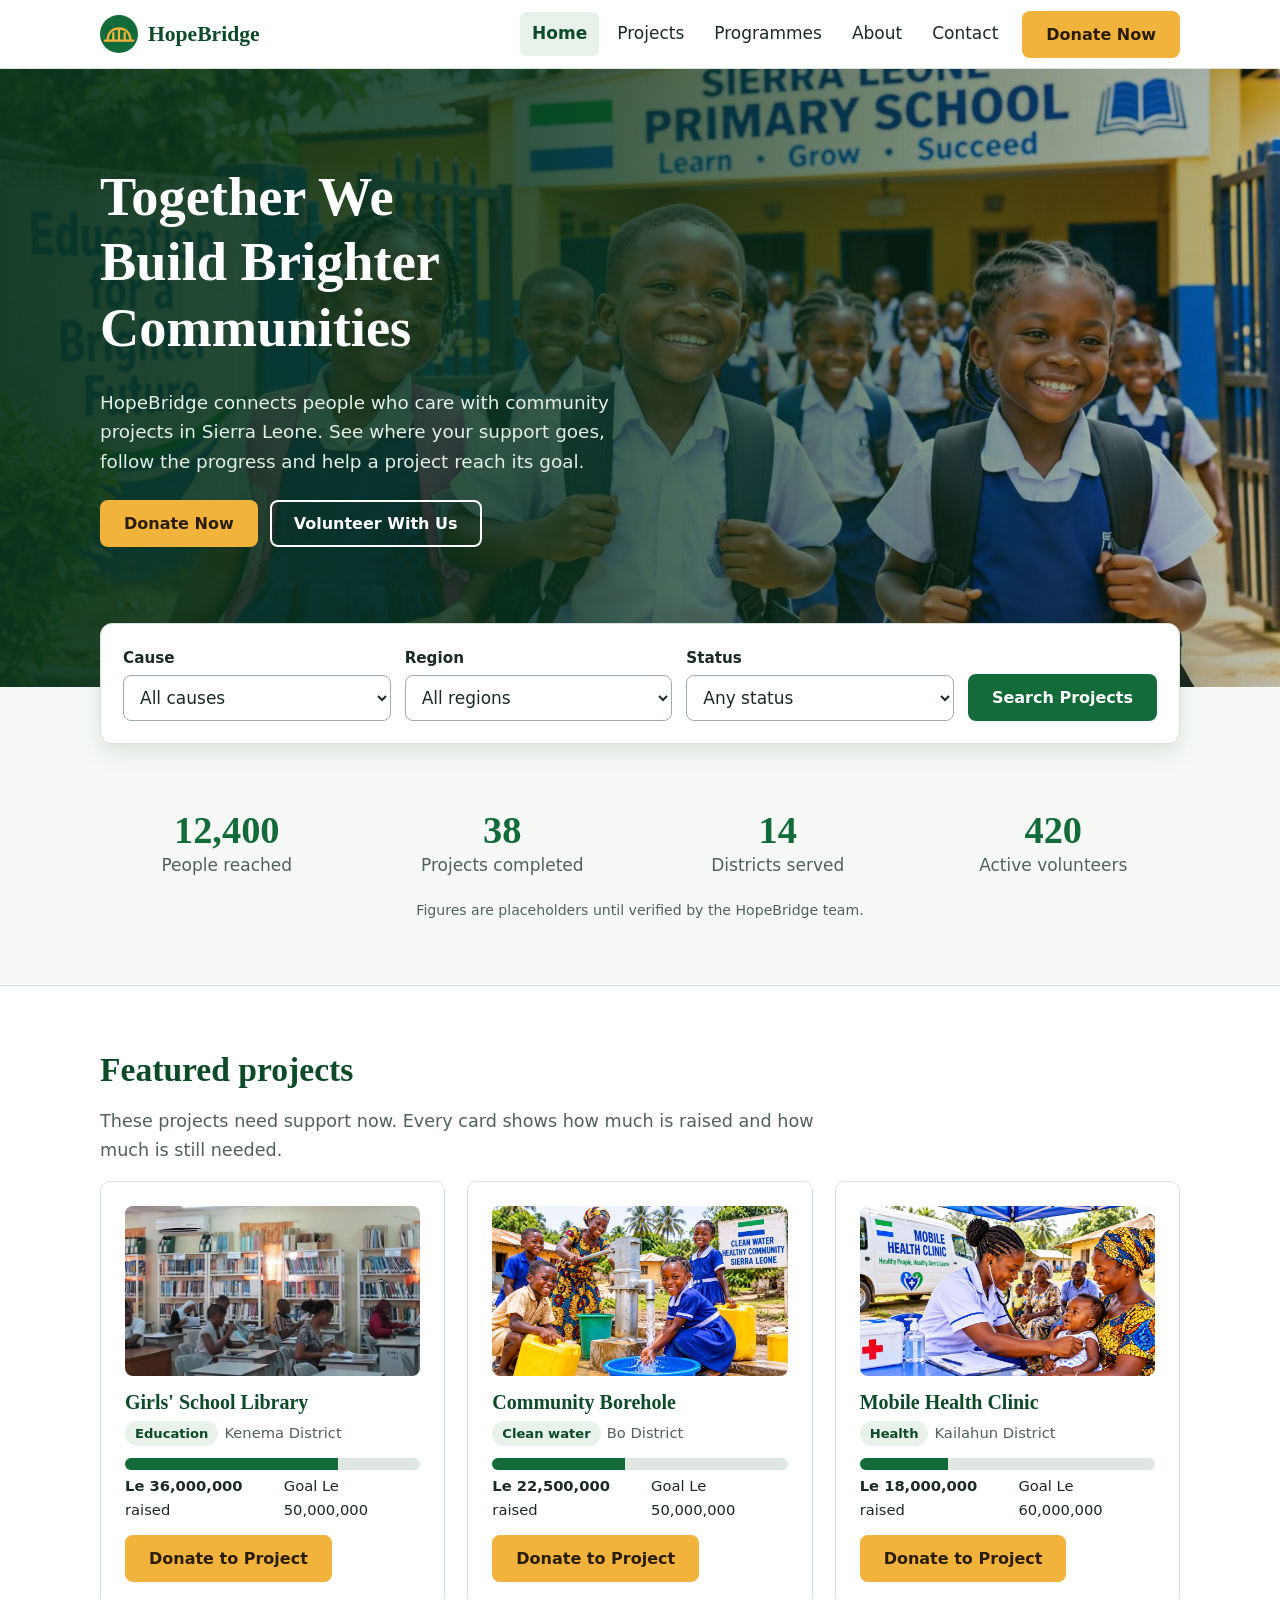
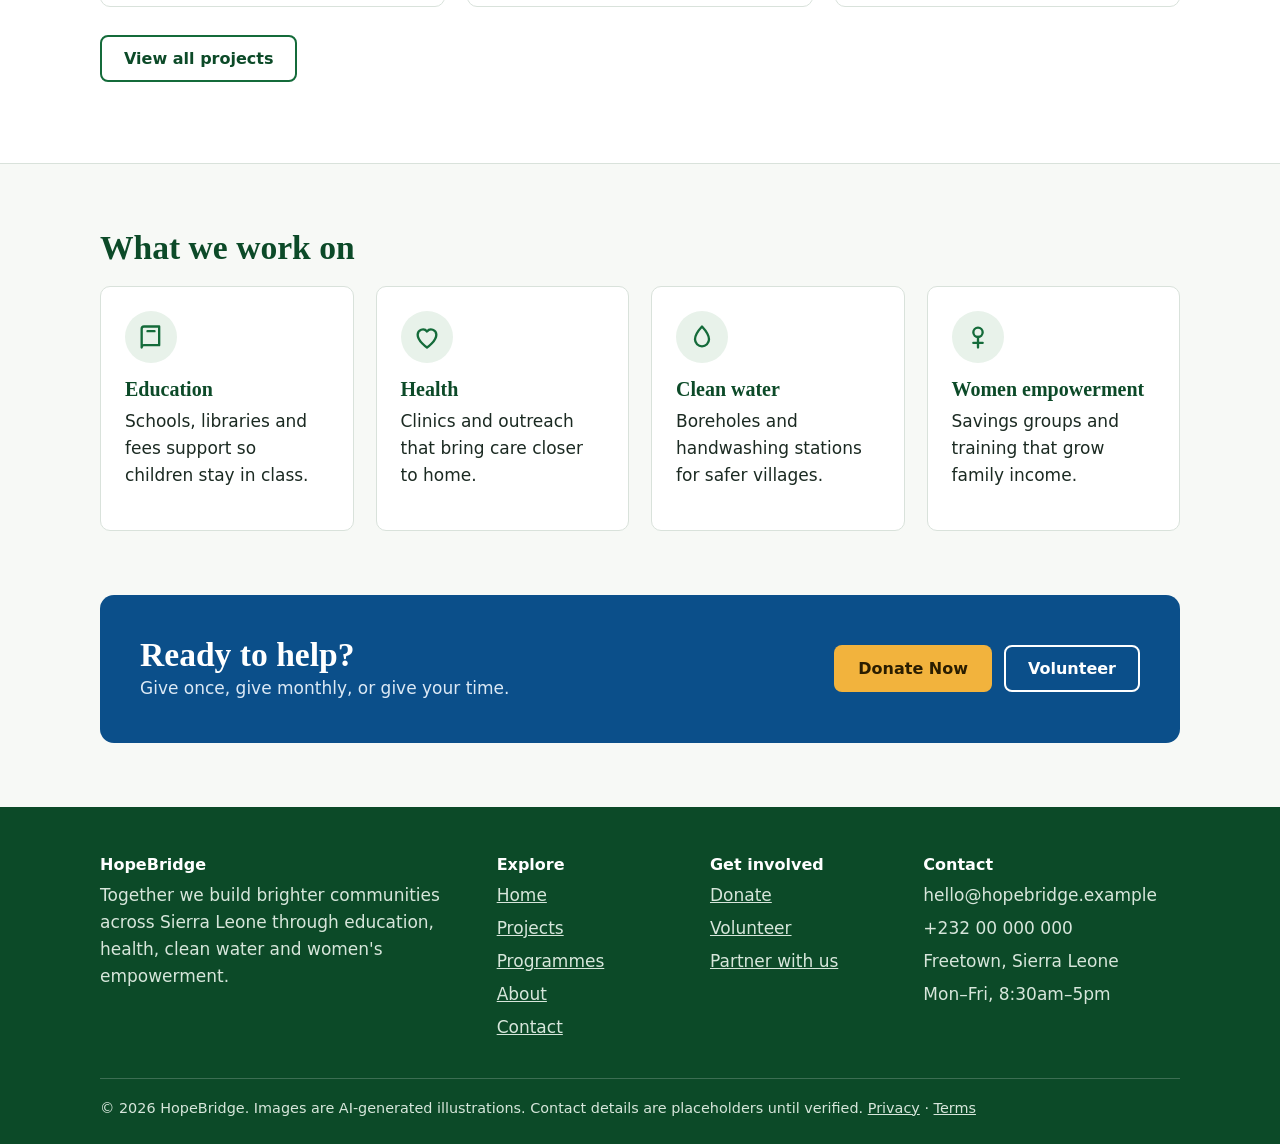
<file: index.html>
<!DOCTYPE html>
<html lang="en">

<head>
    <meta charset="utf-8">
    <meta name="viewport" content="width=device-width,initial-scale=1">
    <title>Together We Build Brighter Communities | HopeBridge</title>
    <meta name="description"
        content="HopeBridge builds brighter communities in Sierra Leone through education, health, clean water and women empowerment.">
    <link rel="stylesheet" href="style.css">
</head>

<body>
    <a class="skip" href="#main">Skip to content</a>
    <header class="site">
        <div class="wrap bar">
            <a class="logo" href="index.html" aria-label="HopeBridge home"><svg viewBox="0 0 40 40" aria-hidden="true">
                    <circle cx="20" cy="20" r="20" fill="#146B3A" />
                    <path d="M5 27h30M8 27c0-9 6-13 12-13s12 4 12 13M14 27v-8M20 27V14M26 27v-8" stroke="#F2B33D"
                        stroke-width="2.4" fill="none" stroke-linecap="round" />
                </svg>HopeBridge</a>
            <input type="checkbox" id="menu" class="menu-toggle" aria-label="Open menu"><label for="menu" class="burger"
                aria-hidden="true"><span></span></label>
            <nav aria-label="Main">
                <ul>
                    <li><a href="index.html" aria-current="page">Home</a></li>
                    <li><a href="projects.html">Projects</a></li>
                    <li><a href="programmes.html">Programmes</a></li>
                    <li><a href="about.html">About</a></li>
                    <li><a href="contact.html">Contact</a></li>
                    <li><a class="btn btn-donate" href="donate.html">Donate Now</a></li>
                </ul>
            </nav>
        </div>
    </header>
    <main id="main">

        <section class="hero">
            <div class="wrap">
                <div class="hero-text">
                    <h1>Together We Build Brighter Communities</h1>
                    <p>HopeBridge connects people who care with community projects in Sierra Leone. See where your
                        support goes, follow the progress and help a project reach its goal.</p>
                    <div class="cta"><a class="btn btn-donate" href="donate.html">Donate Now</a><a class="btn btn-line"
                            href="get-involved.html">Volunteer With Us</a></div>
                </div>
            </div>
            <svg class="hero-art" hidden viewBox="0 0 640 260" aria-hidden="true">
                <path d="M0 220h640" stroke="#F2B33D" stroke-width="8" />
                <path d="M40 220C40 100 150 40 320 40S600 100 600 220" fill="none" stroke="#F2B33D" stroke-width="6" />
                <g stroke="#F2B33D" stroke-width="3">
                    <path d="M110 220V92M180 220V62M250 220V46M320 220V40M390 220V46M460 220V62M530 220V92" />
                </g>
                <path d="M0 250h640" stroke="#3D8A5E" stroke-width="10" opacity=".6" />
            </svg>
        </section>
        <div class="wrap">
            <div class="search">
                <form action="projects.html" method="get" aria-label="Find a project">
                    <div><label for="c">Cause</label><select id="c" name="cause">
                            <option>All causes</option>
                            <option>Education</option>
                            <option>Health</option>
                            <option>Clean water</option>
                            <option>Women empowerment</option>
                        </select></div>
                    <div><label for="r">Region</label><select id="r" name="region">
                            <option>All regions</option>
                            <option>Bo</option>
                            <option>Bombali</option>
                            <option>Kailahun</option>
                            <option>Kenema</option>
                            <option>Port Loko</option>
                        </select></div>
                    <div><label for="s">Status</label><select id="s" name="status">
                            <option>Any status</option>
                            <option>Active</option>
                            <option>Urgent</option>
                            <option>Nearly funded</option>
                        </select></div>
                    <button class="btn btn-green" type="submit">Search Projects</button>
                </form>
            </div>
        </div>
        <section class="block">
            <div class="wrap">
                <div class="stats">
                    <div><strong>12,400</strong><span>People reached</span></div>
                    <div><strong>38</strong><span>Projects completed</span></div>
                    <div><strong>14</strong><span>Districts served</span></div>
                    <div><strong>420</strong><span>Active volunteers</span></div>
                </div>
                <p class="hint" style="text-align:center;margin:20px auto 0">Figures are placeholders until verified by
                    the HopeBridge team.</p>
            </div>
        </section>
        <section class="block alt">
            <div class="wrap">
                <h2>Featured projects</h2>
                <p class="lead">These projects need support now. Every card shows how much is raised and how much is
                    still needed.</p>
                <div class="grid g3">
                    <article class="card"><img class="pimg-img" src="images/girls-school-library.jpg"
                            alt="Illustration for Girls' School Library" loading="lazy">
                        <h3>Girls' School Library</h3>
                        <div class="meta"><span class="tag">Education</span>Kenema District</div><progress max="100"
                            value="72" aria-label="72% funded">72%</progress>
                        <div class="funds"><span><b>Le 36,000,000</b> raised</span><span>Goal Le 50,000,000</span></div>
                        <a class="btn btn-donate" href="donate.html">Donate to Project</a>
                    </article>
                    <article class="card"><img class="pimg-img" src="images/project-borehole.jpg"
                            alt="Children and a woman collecting clean water from a hand pump" width="1100" height="619"
                            loading="lazy">
                        <h3>Community Borehole</h3>
                        <div class="meta"><span class="tag">Clean water</span>Bo District</div><progress max="100"
                            value="45" aria-label="45% funded">45%</progress>
                        <div class="funds"><span><b>Le 22,500,000</b> raised</span><span>Goal Le 50,000,000</span></div>
                        <a class="btn btn-donate" href="donate.html">Donate to Project</a>
                    </article>
                    <article class="card"><img class="pimg-img" src="images/project-clinic.jpg"
                            alt="A nurse checking a baby at a mobile health clinic with a mother looking on"
                            width="1100" height="619" loading="lazy">
                        <h3>Mobile Health Clinic</h3>
                        <div class="meta"><span class="tag">Health</span>Kailahun District</div><progress max="100"
                            value="30" aria-label="30% funded">30%</progress>
                        <div class="funds"><span><b>Le 18,000,000</b> raised</span><span>Goal Le 60,000,000</span></div>
                        <a class="btn btn-donate" href="donate.html">Donate to Project</a>
                    </article>
                </div>
                <p style="margin-top:28px"><a class="btn btn-line" href="projects.html">View all projects</a></p>
            </div>
        </section>
        <section class="block">
            <div class="wrap">
                <h2>What we work on</h2>
                <div class="grid g4">
                    <div class="card">
                        <div class="ico"><svg viewBox="0 0 24 24" aria-hidden="true">
                                <path d="M4 5a2 2 0 012-2h13v16H6a2 2 0 00-2 2zM4 21V5M9 7h6" />
                            </svg></div>
                        <h3>Education</h3>
                        <p>Schools, libraries and fees support so children stay in class.</p>
                    </div>
                    <div class="card">
                        <div class="ico"><svg viewBox="0 0 24 24" aria-hidden="true">
                                <path d="M12 21s-8-5.5-8-11a4.5 4.5 0 018-2.8A4.5 4.5 0 0120 10c0 5.500-8 11-8 11z" />
                            </svg></div>
                        <h3>Health</h3>
                        <p>Clinics and outreach that bring care closer to home.</p>
                    </div>
                    <div class="card">
                        <div class="ico"><svg viewBox="0 0 24 24" aria-hidden="true">
                                <path d="M12 3s6 6.500 6 11a6 6 0 01-12 0c0-4.500 6-11 6-11z" />
                            </svg></div>
                        <h3>Clean water</h3>
                        <p>Boreholes and handwashing stations for safer villages.</p>
                    </div>
                    <div class="card">
                        <div class="ico"><svg viewBox="0 0 24 24" aria-hidden="true">
                                <circle cx="12" cy="8" r="4" />
                                <path d="M12 12v9M8 17h8" />
                            </svg></div>
                        <h3>Women empowerment</h3>
                        <p>Savings groups and training that grow family income.</p>
                    </div>
                </div>
            </div>
        </section>
        <section class="block" style="padding-top:0">
            <div class="wrap">
                <div class="banner">
                    <div>
                        <h2>Ready to help?</h2>
                        <p>Give once, give monthly, or give your time.</p>
                    </div>
                    <div style="display:flex;gap:12px;flex-wrap:wrap"><a class="btn btn-donate"
                            href="donate.html">Donate Now</a><a class="btn btn-line"
                            style="border-color:#fff;color:#fff" href="get-involved.html">Volunteer</a></div>
                </div>
            </div>
        </section>
    </main>
    <footer class="site">
        <div class="wrap">
            <div class="fgrid">
                <div>
                    <h3>HopeBridge</h3>
                    <p>Together we build brighter communities across Sierra Leone through education, health, clean water
                        and women's empowerment.</p>
                </div>
                <div>
                    <h3>Explore</h3>
                    <ul>
                        <li><a href="index.html">Home</a></li>
                        <li><a href="projects.html">Projects</a></li>
                        <li><a href="programmes.html">Programmes</a></li>
                        <li><a href="about.html">About</a></li>
                        <li><a href="contact.html">Contact</a></li>
                    </ul>
                </div>
                <div>
                    <h3>Get involved</h3>
                    <ul>
                        <li><a href="donate.html">Donate</a></li>
                        <li><a href="get-involved.html">Volunteer</a></li>
                        <li><a href="contact.html">Partner with us</a></li>
                    </ul>
                </div>
                <div>
                    <h3>Contact</h3>
                    <ul>
                        <li>hello@hopebridge.example</li>
                        <li>+232 00 000 000</li>
                        <li>Freetown, Sierra Leone</li>
                        <li>Mon–Fri, 8:30am–5pm</li>
                    </ul>
                </div>
            </div>
            <div class="copy">© 2026 HopeBridge. Images are AI-generated illustrations. Contact details are placeholders
                until verified. <a href="#main">Privacy</a> · <a href="#main">Terms</a></div>
        </div>
    </footer>
</body>

</html>
</file>
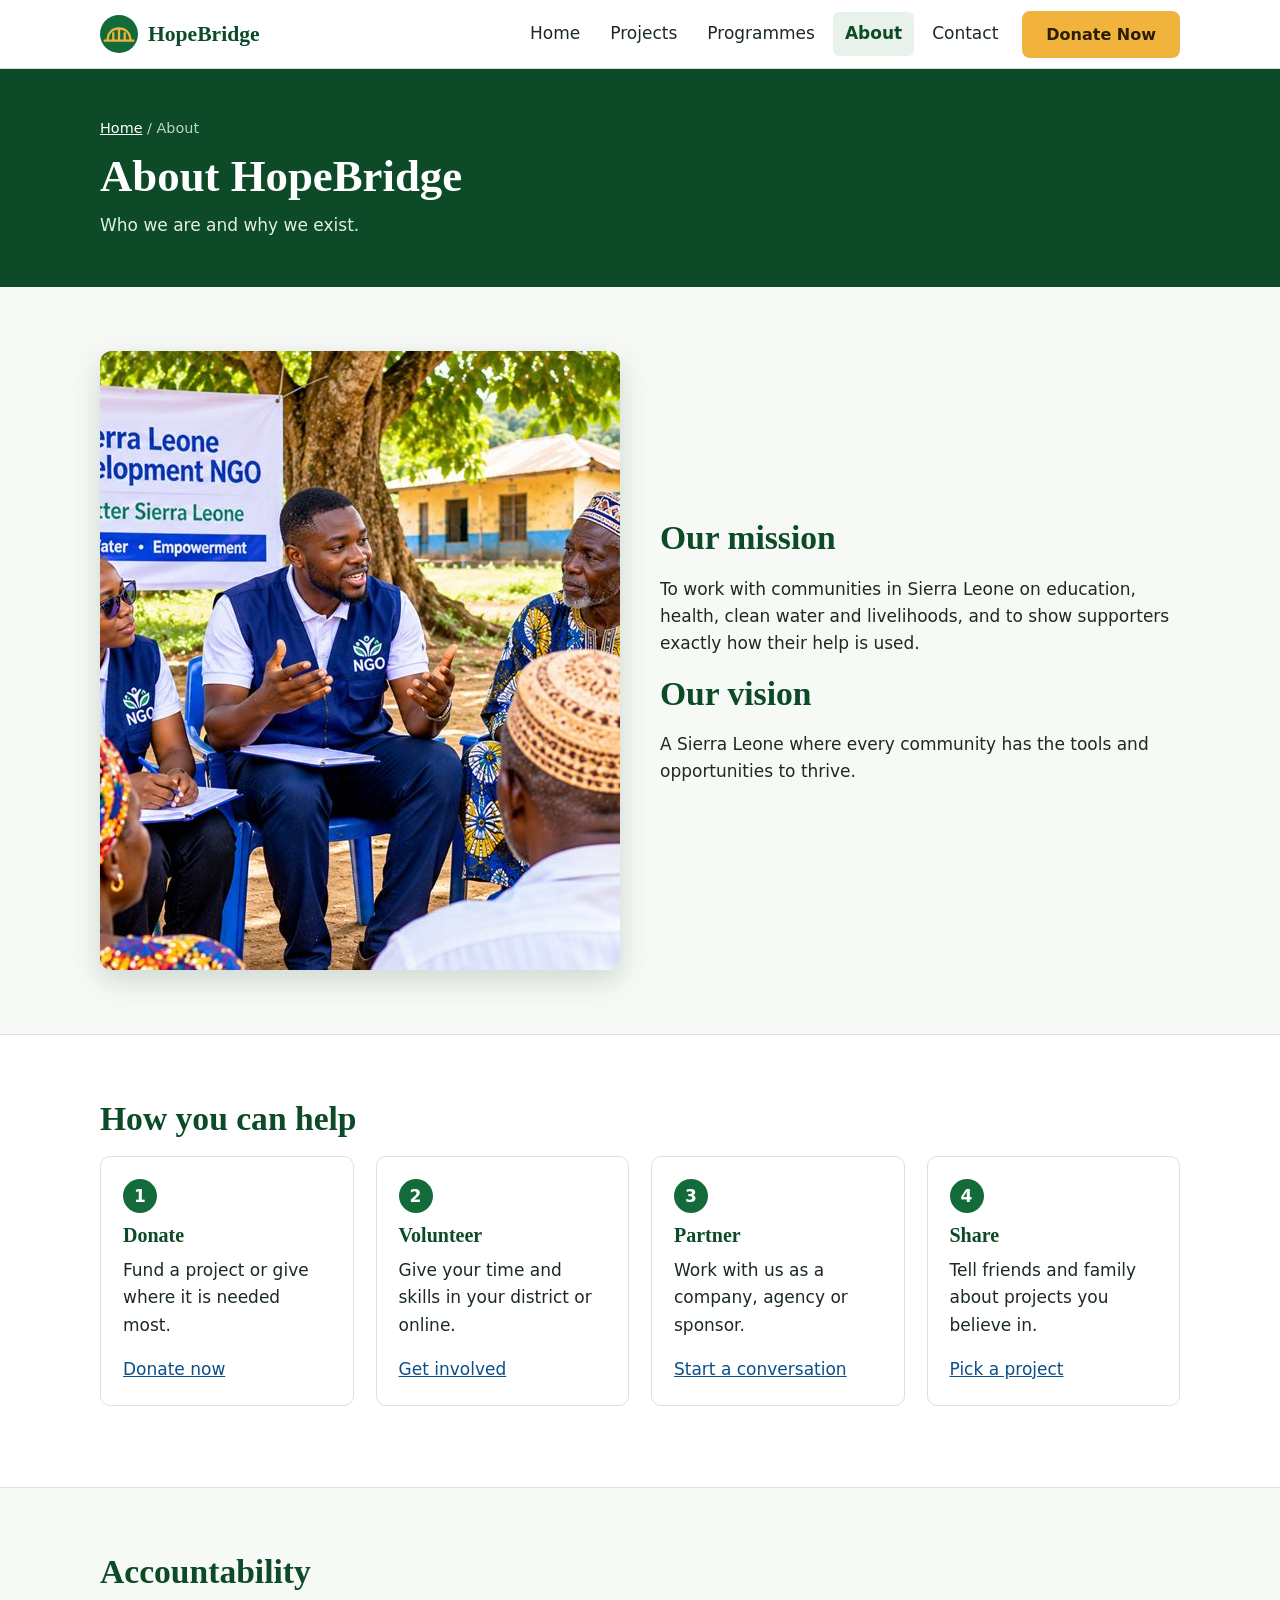
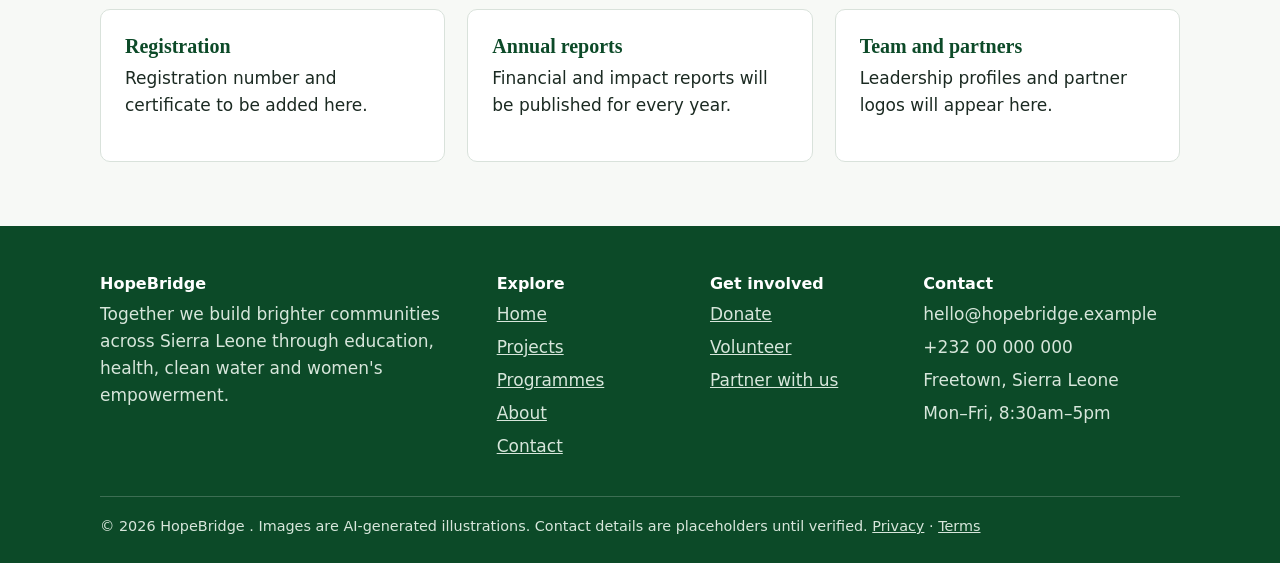
<file: about.html>
<!DOCTYPE html>
<html lang="en">

<head>
    <meta charset="utf-8">
    <meta name="viewport" content="width=device-width,initial-scale=1">
    <title>About | HopeBridge</title>
    <meta name="description"
        content="HopeBridge builds brighter communities in Sierra Leone through education, health, clean water and women empowerment.">
    <link rel="stylesheet" href="style.css">
</head>

<body>
    <a class="skip" href="#main">Skip to content</a>
    <header class="site">
        <div class="wrap bar">
            <a class="logo" href="index.html" aria-label="HopeBridge home"><svg viewBox="0 0 40 40" aria-hidden="true">
                    <circle cx="20" cy="20" r="20" fill="#146B3A" />
                    <path d="M5 27h30M8 27c0-9 6-13 12-13s12 4 12 13M14 27v-8M20 27V14M26 27v-8" stroke="#F2B33D"
                        stroke-width="2.4" fill="none" stroke-linecap="round" />
                </svg>HopeBridge</a>
            <input type="checkbox" id="menu" class="menu-toggle" aria-label="Open menu"><label for="menu" class="burger"
                aria-hidden="true"><span></span></label>
            <nav aria-label="Main">
                <ul>
                    <li><a href="index.html">Home</a></li>
                    <li><a href="projects.html">Projects</a></li>
                    <li><a href="programmes.html">Programmes</a></li>
                    <li><a href="about.html" aria-current="page">About</a></li>
                    <li><a href="contact.html">Contact</a></li>
                    <li><a class="btn btn-donate" href="donate.html">Donate Now</a></li>
                </ul>
            </nav>
        </div>
    </header>
    <main id="main">
        <div class="page-head">
            <div class="wrap">
                <div class="crumbs"><a href="index.html">Home</a> / About</div>
                <h1>About HopeBridge</h1>
                <p>Who we are and why we exist.</p>
            </div>
        </div>
        <section class="block">
            <div class="wrap split"><img class="photo-img" src="images/about.jpg"
                    alt="NGO staff in blue vests listening to community elders and women in a meeting under a tree"
                    width="1100" height="619">
                <div>
                    <h2>Our mission</h2>
                    <p>To work with communities in Sierra Leone on education, health, clean water and livelihoods, and
                        to show supporters exactly how their help is used.</p>
                    <h2>Our vision</h2>
                    <p>A Sierra Leone where every community has the tools and opportunities to thrive.</p>
                </div>
            </div>
        </section>
        <section class="block alt">
            <div class="wrap">
                <h2>How you can help</h2>
                <ol class="steps">
                    <li>
                        <h3>Donate</h3>
                        <p>Fund a project or give where it is needed most.</p><a href="donate.html">Donate now</a>
                    </li>
                    <li>
                        <h3>Volunteer</h3>
                        <p>Give your time and skills in your district or online.</p><a href="get-involved.html">Get
                            involved</a>
                    </li>
                    <li>
                        <h3>Partner</h3>
                        <p>Work with us as a company, agency or sponsor.</p><a href="contact.html">Start a
                            conversation</a>
                    </li>
                    <li>
                        <h3>Share</h3>
                        <p>Tell friends and family about projects you believe in.</p><a href="projects.html">Pick a
                            project</a>
                    </li>
                </ol>
            </div>
        </section>
        <section class="block">
            <div class="wrap">
                <h2>Accountability</h2>
                <div class="grid g3">
                    <div class="card">
                        <h3>Registration</h3>
                        <p>Registration number and certificate to be added here.</p>
                    </div>
                    <div class="card">
                        <h3>Annual reports</h3>
                        <p>Financial and impact reports will be published for every year.</p>
                    </div>
                    <div class="card">
                        <h3>Team and partners</h3>
                        <p>Leadership profiles and partner logos will appear here.</p>
                    </div>
                </div>
            </div>
        </section>
    </main>
    <footer class="site">
        <div class="wrap">
            <div class="fgrid">
                <div>
                    <h3>HopeBridge</h3>
                    <p>Together we build brighter communities across Sierra Leone through education, health, clean water
                        and women's empowerment.</p>
                </div>
                <div>
                    <h3>Explore</h3>
                    <ul>
                        <li><a href="index.html">Home</a></li>
                        <li><a href="projects.html">Projects</a></li>
                        <li><a href="programmes.html">Programmes</a></li>
                        <li><a href="about.html">About</a></li>
                        <li><a href="contact.html">Contact</a></li>
                    </ul>
                </div>
                <div>
                    <h3>Get involved</h3>
                    <ul>
                        <li><a href="donate.html">Donate</a></li>
                        <li><a href="get-involved.html">Volunteer</a></li>
                        <li><a href="contact.html">Partner with us</a></li>
                    </ul>
                </div>
                <div>
                    <h3>Contact</h3>
                    <ul>
                        <li>hello@hopebridge.example</li>
                        <li>+232 00 000 000</li>
                        <li>Freetown, Sierra Leone</li>
                        <li>Mon–Fri, 8:30am–5pm</li>
                    </ul>
                </div>
            </div>
            <div class="copy">© 2026 HopeBridge . Images are AI-generated illustrations. Contact details are
                placeholders until verified. <a href="#main">Privacy</a> · <a href="#main">Terms</a></div>
        </div>
    </footer>
</body>

</html>
</file>
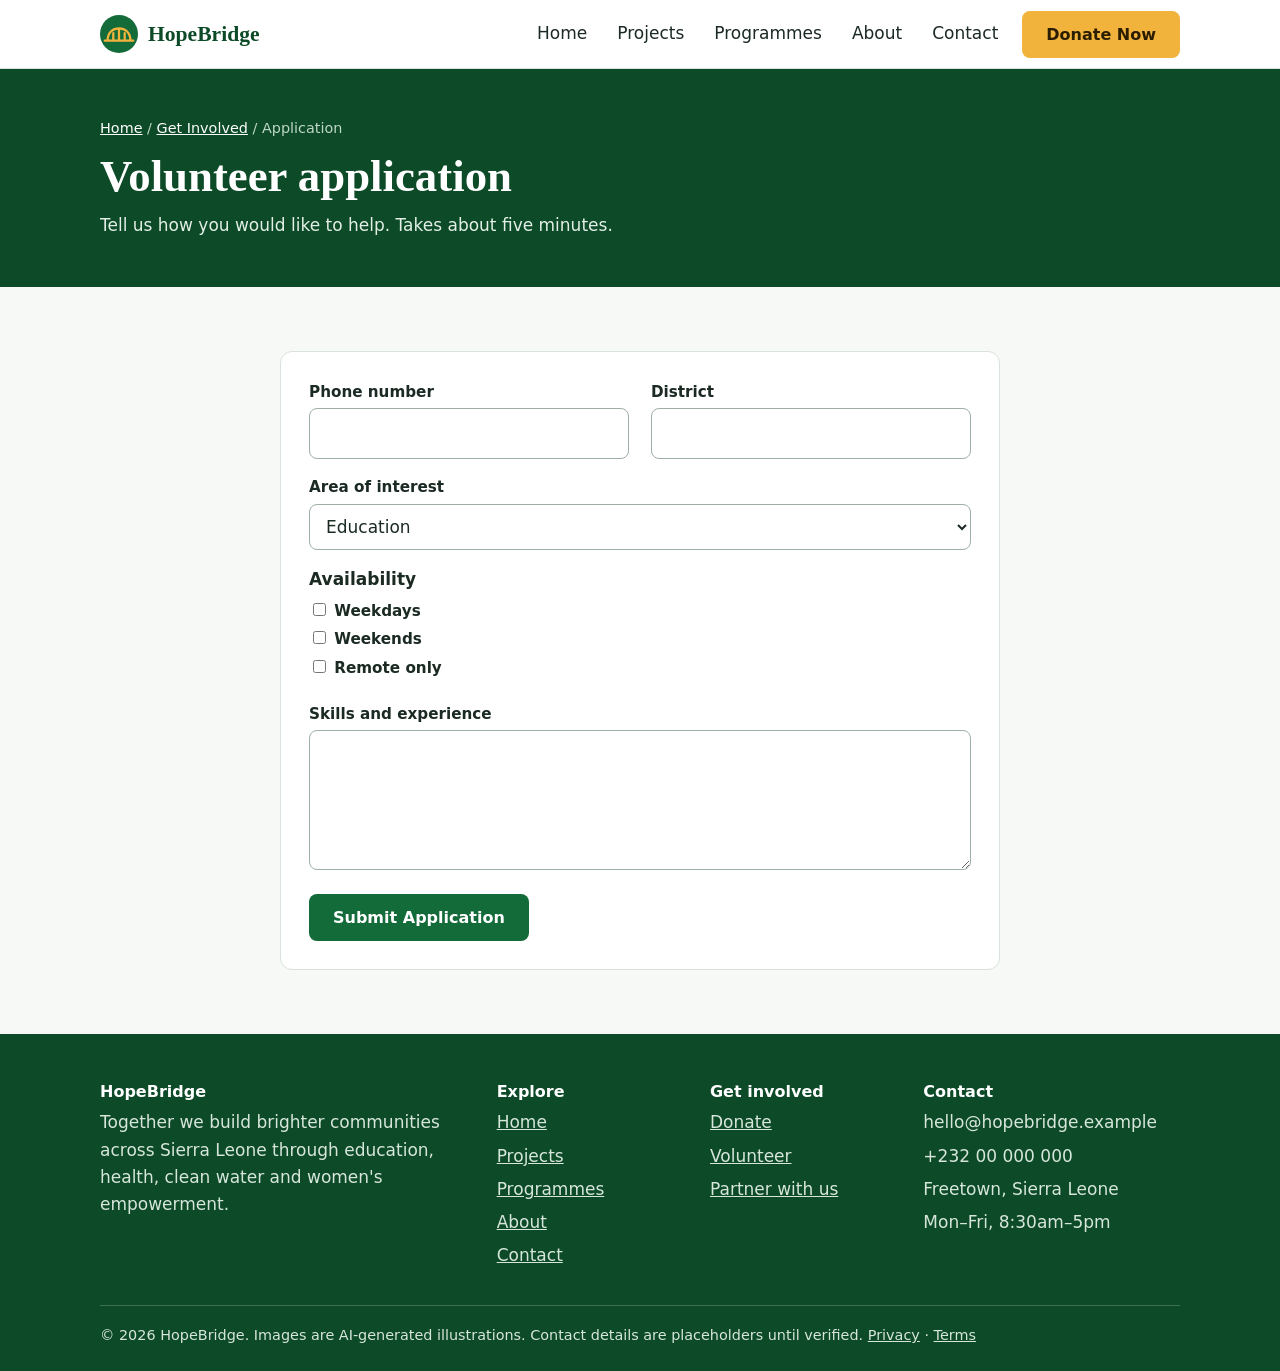
<file: apply.html>
<!DOCTYPE html>
<html lang="en">

<head>
    <meta charset="utf-8">
    <meta name="viewport" content="width=device-width,initial-scale=1">
    <title>Volunteer application | HopeBridge</title>
    <meta name="description"
        content="HopeBridge builds brighter communities in Sierra Leone through education, health, clean water and women empowerment.">
    <link rel="stylesheet" href="style.css">
</head>

<body>
    <a class="skip" href="#main">Skip to content</a>
    <header class="site">
        <div class="wrap bar">
            <a class="logo" href="index.html" aria-label="HopeBridge home"><svg viewBox="0 0 40 40" aria-hidden="true">
                    <circle cx="20" cy="20" r="20" fill="#146B3A" />
                    <path d="M5 27h30M8 27c0-9 6-13 12-13s12 4 12 13M14 27v-8M20 27V14M26 27v-8" stroke="#F2B33D"
                        stroke-width="2.4" fill="none" stroke-linecap="round" />
                </svg>HopeBridge</a>
            <input type="checkbox" id="menu" class="menu-toggle" aria-label="Open menu"><label for="menu" class="burger"
                aria-hidden="true"><span></span></label>
            <nav aria-label="Main">
                <ul>
                    <li><a href="index.html">Home</a></li>
                    <li><a href="projects.html">Projects</a></li>
                    <li><a href="programmes.html">Programmes</a></li>
                    <li><a href="about.html">About</a></li>
                    <li><a href="contact.html">Contact</a></li>
                    <li><a class="btn btn-donate" href="donate.html">Donate Now</a></li>
                </ul>
            </nav>
        </div>
    </header>
    <main id="main">
        <div class="page-head">
            <div class="wrap">
                <div class="crumbs"><a href="index.html">Home</a> / <a href='get-involved.html'>Get Involved</a> /
                    Application</div>
                <h1>Volunteer application</h1>
                <p>Tell us how you would like to help. Takes about five minutes.</p>
            </div>
        </div>
        <section class="block">
            <div class="wrap" style="max-width:760px">
                <form class="formcard" action="dashboard.html" method="get">
                    <div class="grid g2">
                        <div><label for="a1">Phone number</label><input id="a1" name="phone" type="tel" required></div>
                        <div><label for="a2">District</label><input id="a2" name="district" required></div>
                    </div>
                    <div style="margin-bottom:16px"><label for="a3">Area of interest</label><select id="a3" name="area">
                            <option>Education</option>
                            <option>Health</option>
                            <option>Clean water</option>
                            <option>Women empowerment</option>
                            <option>Communications and events</option>
                        </select></div>
                    <fieldset>
                        <legend>Availability</legend><label><input type="checkbox" name="av" style="width:auto">
                            Weekdays</label><label><input type="checkbox" name="av" style="width:auto">
                            Weekends</label><label><input type="checkbox" name="av" style="width:auto"> Remote
                            only</label>
                    </fieldset>
                    <div style="margin-bottom:16px"><label for="a4">Skills and experience</label><textarea id="a4"
                            name="skills" required></textarea></div>
                    <button class="btn btn-green" type="submit">Submit Application</button>
                </form>
            </div>
        </section>
    </main>
    <footer class="site">
        <div class="wrap">
            <div class="fgrid">
                <div>
                    <h3>HopeBridge</h3>
                    <p>Together we build brighter communities across Sierra Leone through education, health, clean water
                        and women's empowerment.</p>
                </div>
                <div>
                    <h3>Explore</h3>
                    <ul>
                        <li><a href="index.html">Home</a></li>
                        <li><a href="projects.html">Projects</a></li>
                        <li><a href="programmes.html">Programmes</a></li>
                        <li><a href="about.html">About</a></li>
                        <li><a href="contact.html">Contact</a></li>
                    </ul>
                </div>
                <div>
                    <h3>Get involved</h3>
                    <ul>
                        <li><a href="donate.html">Donate</a></li>
                        <li><a href="get-involved.html">Volunteer</a></li>
                        <li><a href="contact.html">Partner with us</a></li>
                    </ul>
                </div>
                <div>
                    <h3>Contact</h3>
                    <ul>
                        <li>hello@hopebridge.example</li>
                        <li>+232 00 000 000</li>
                        <li>Freetown, Sierra Leone</li>
                        <li>Mon–Fri, 8:30am–5pm</li>
                    </ul>
                </div>
            </div>
            <div class="copy">© 2026 HopeBridge. Images are AI-generated illustrations. Contact details are placeholders
                until verified. <a href="#main">Privacy</a> · <a href="#main">Terms</a></div>
        </div>
    </footer>
</body>

</html>
</file>
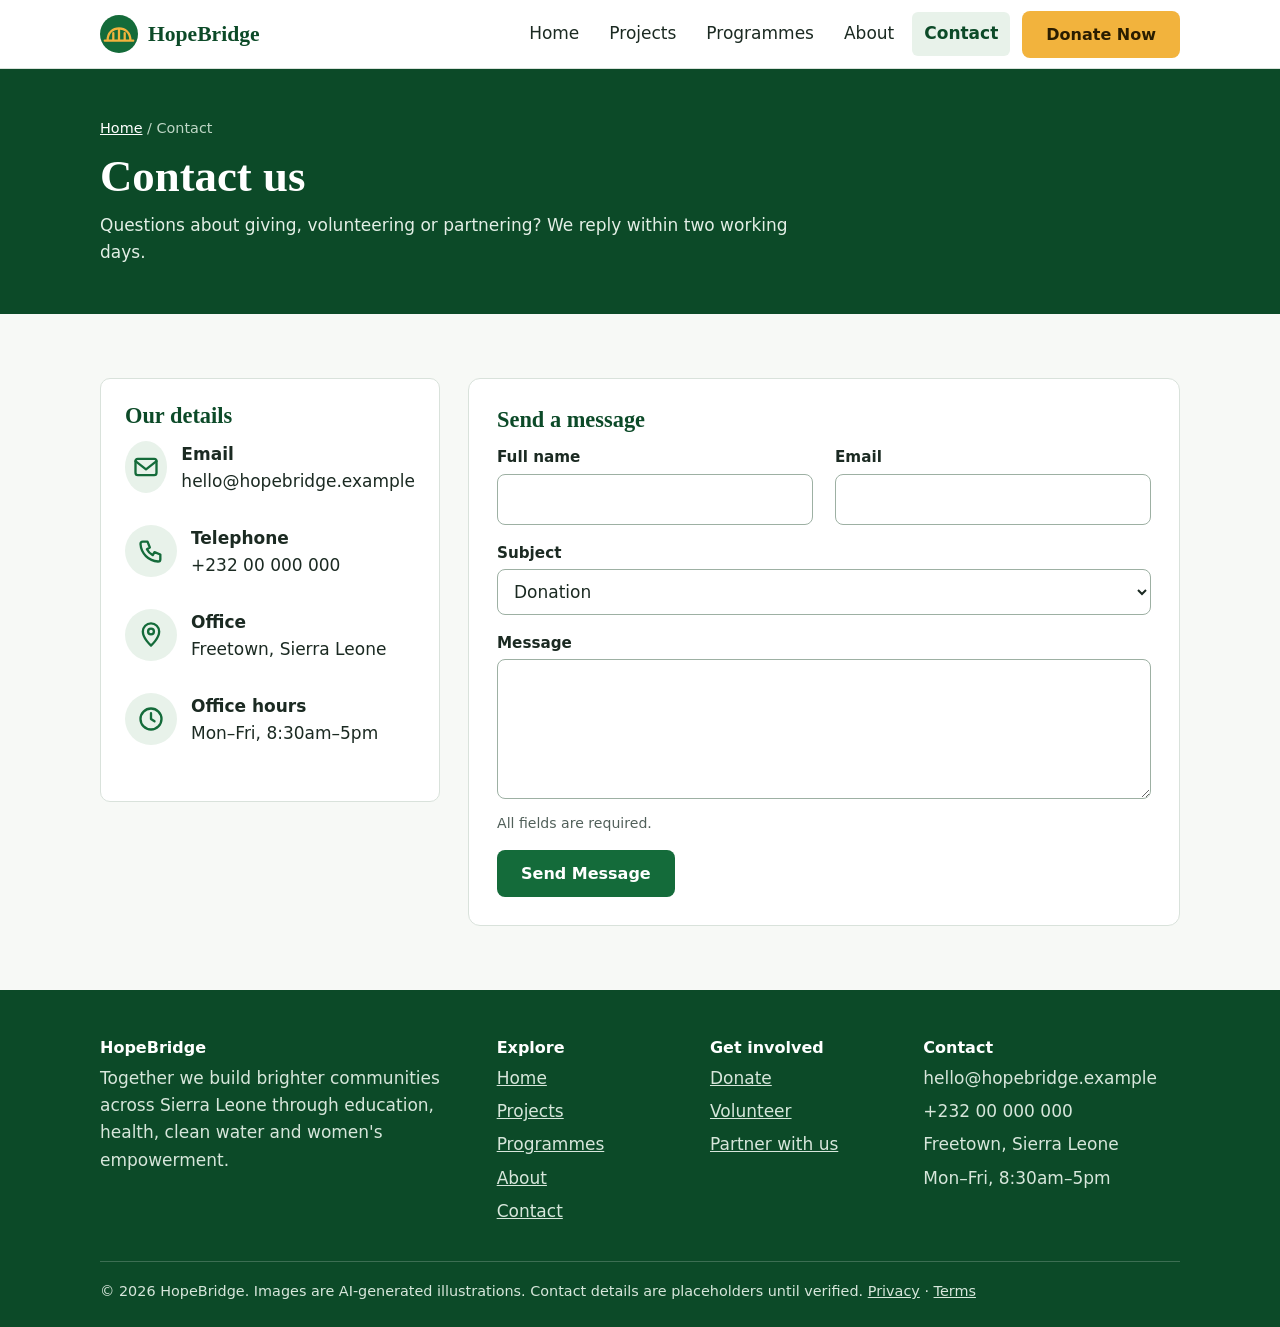
<file: contact.html>
<!DOCTYPE html>
<html lang="en">

<head>
    <meta charset="utf-8">
    <meta name="viewport" content="width=device-width,initial-scale=1">
    <title>Contact | HopeBridge</title>
    <meta name="description"
        content="HopeBridge builds brighter communities in Sierra Leone through education, health, clean water and women empowerment.">
    <link rel="stylesheet" href="style.css">
</head>

<body>
    <a class="skip" href="#main">Skip to content</a>
    <header class="site">
        <div class="wrap bar">
            <a class="logo" href="index.html" aria-label="HopeBridge home"><svg viewBox="0 0 40 40" aria-hidden="true">
                    <circle cx="20" cy="20" r="20" fill="#146B3A" />
                    <path d="M5 27h30M8 27c0-9 6-13 12-13s12 4 12 13M14 27v-8M20 27V14M26 27v-8" stroke="#F2B33D"
                        stroke-width="2.4" fill="none" stroke-linecap="round" />
                </svg>HopeBridge</a>
            <input type="checkbox" id="menu" class="menu-toggle" aria-label="Open menu"><label for="menu" class="burger"
                aria-hidden="true"><span></span></label>
            <nav aria-label="Main">
                <ul>
                    <li><a href="index.html">Home</a></li>
                    <li><a href="projects.html">Projects</a></li>
                    <li><a href="programmes.html">Programmes</a></li>
                    <li><a href="about.html">About</a></li>
                    <li><a href="contact.html" aria-current="page">Contact</a></li>
                    <li><a class="btn btn-donate" href="donate.html">Donate Now</a></li>
                </ul>
            </nav>
        </div>
    </header>
    <main id="main">
        <div class="page-head">
            <div class="wrap">
                <div class="crumbs"><a href="index.html">Home</a> / Contact</div>
                <h1>Contact us</h1>
                <p>Questions about giving, volunteering or partnering? We reply within two working days.</p>
            </div>
        </div>
        <section class="block">
            <div class="wrap layout" style="grid-template-columns:340px 1fr">
                <div class="card">
                    <h2 style="font-size:1.4rem">Our details</h2>
                    <ul class="contact-list">
                        <li>
                            <div class="ico"><svg viewBox="0 0 24 24" aria-hidden="true">
                                    <rect x="3" y="5" width="18" height="14" rx="2" />
                                    <path d="M3 7l9 7 9-7" />
                                </svg></div>
                            <div><b>Email</b><br>hello@hopebridge.example</div>
                        </li>
                        <li>
                            <div class="ico"><svg viewBox="0 0 24 24" aria-hidden="true">
                                    <path
                                        d="M5 4h4l2 5-2.500 1.500a11 11 0 005 5L15 13l5 2v4a2 2 0 01-2 2A16 16 0 013 6a2 2 0 012-2z" />
                                </svg></div>
                            <div><b>Telephone</b><br>+232 00 000 000</div>
                        </li>
                        <li>
                            <div class="ico"><svg viewBox="0 0 24 24" aria-hidden="true">
                                    <path d="M12 21s7-6 7-12a7 7 0 00-14 0c0 6 7 12 7 12z" />
                                    <circle cx="12" cy="9" r="2.500" />
                                </svg></div>
                            <div><b>Office</b><br>Freetown, Sierra Leone</div>
                        </li>
                        <li>
                            <div class="ico"><svg viewBox="0 0 24 24" aria-hidden="true">
                                    <circle cx="12" cy="12" r="9" />
                                    <path d="M12 7v5l3 2" />
                                </svg></div>
                            <div><b>Office hours</b><br>Mon–Fri, 8:30am–5pm</div>
                        </li>
                    </ul>
                </div>
                <form class="formcard" action="thank-you.html" method="get">
                    <h2 style="font-size:1.4rem">Send a message</h2>
                    <div class="grid g2">
                        <div><label for="n">Full name</label><input id="n" name="name" required autocomplete="name">
                        </div>
                        <div><label for="e">Email</label><input id="e" name="email" type="email" required
                                autocomplete="email"></div>
                    </div>
                    <div style="margin-bottom:16px"><label for="sub">Subject</label><select id="sub" name="subject">
                            <option>Donation</option>
                            <option>Volunteering</option>
                            <option>Partnership</option>
                            <option>Programme support</option>
                            <option>Other</option>
                        </select></div>
                    <div style="margin-bottom:16px"><label for="m">Message</label><textarea id="m" name="message"
                            required></textarea>
                        <p class="hint">All fields are required.</p>
                    </div>
                    <button class="btn btn-green" type="submit">Send Message</button>
                </form>
            </div>
        </section>
    </main>
    <footer class="site">
        <div class="wrap">
            <div class="fgrid">
                <div>
                    <h3>HopeBridge</h3>
                    <p>Together we build brighter communities across Sierra Leone through education, health, clean water
                        and women's empowerment.</p>
                </div>
                <div>
                    <h3>Explore</h3>
                    <ul>
                        <li><a href="index.html">Home</a></li>
                        <li><a href="projects.html">Projects</a></li>
                        <li><a href="programmes.html">Programmes</a></li>
                        <li><a href="about.html">About</a></li>
                        <li><a href="contact.html">Contact</a></li>
                    </ul>
                </div>
                <div>
                    <h3>Get involved</h3>
                    <ul>
                        <li><a href="donate.html">Donate</a></li>
                        <li><a href="get-involved.html">Volunteer</a></li>
                        <li><a href="contact.html">Partner with us</a></li>
                    </ul>
                </div>
                <div>
                    <h3>Contact</h3>
                    <ul>
                        <li>hello@hopebridge.example</li>
                        <li>+232 00 000 000</li>
                        <li>Freetown, Sierra Leone</li>
                        <li>Mon–Fri, 8:30am–5pm</li>
                    </ul>
                </div>
            </div>
            <div class="copy">© 2026 HopeBridge. Images are AI-generated illustrations. Contact details are placeholders
                until verified. <a href="#main">Privacy</a> · <a href="#main">Terms</a></div>
        </div>
    </footer>
</body>

</html>
</file>
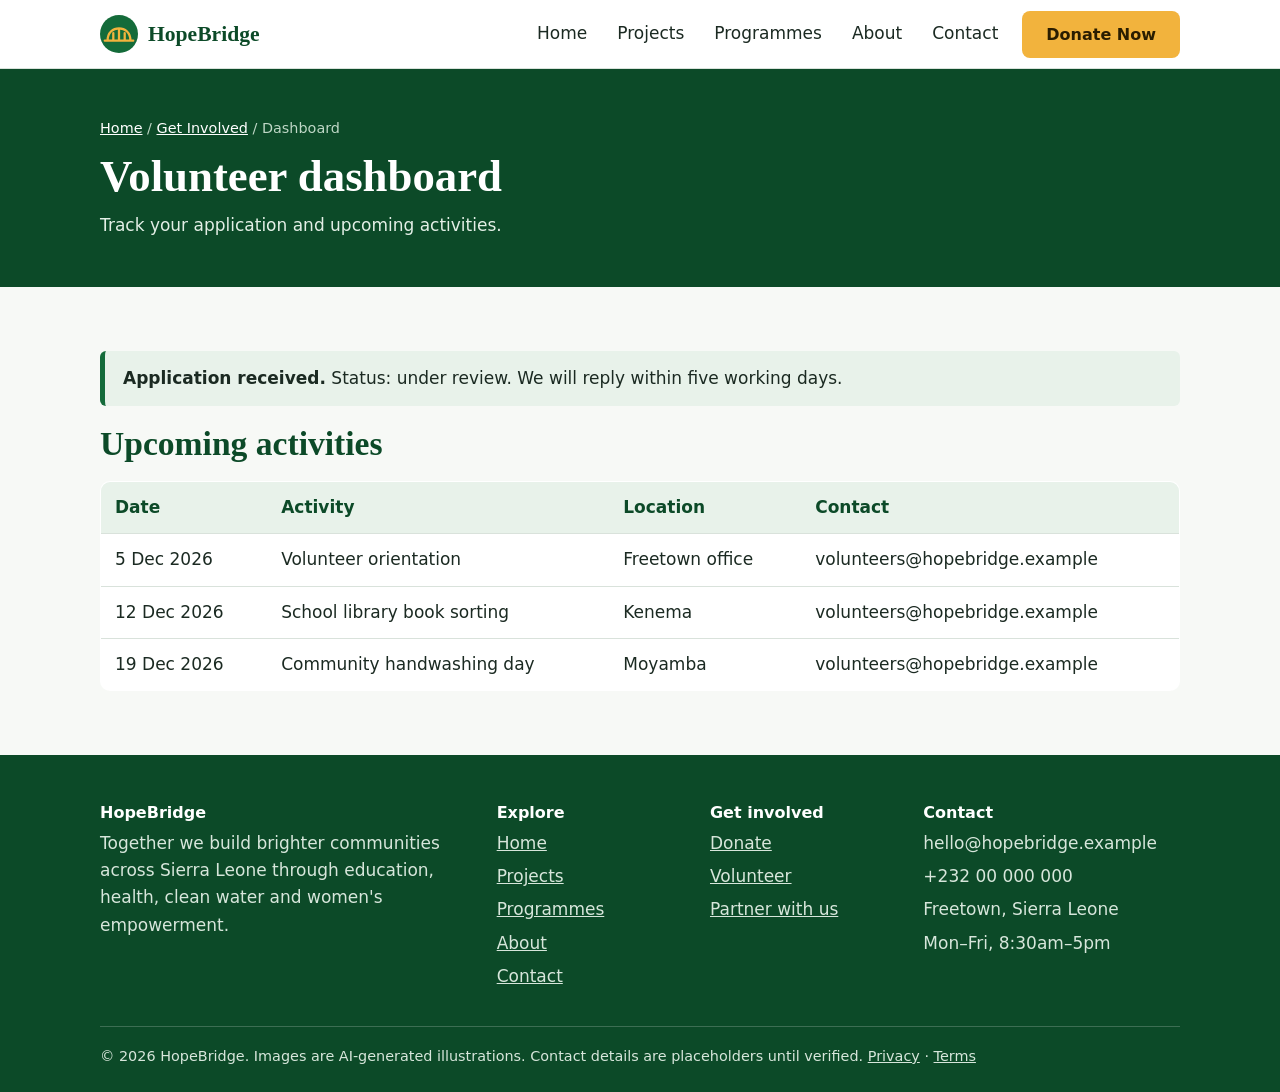
<file: dashboard.html>
<!DOCTYPE html>
<html lang="en">

<head>
    <meta charset="utf-8">
    <meta name="viewport" content="width=device-width,initial-scale=1">
    <title>Volunteer dashboard | HopeBridge</title>
    <meta name="description"
        content="HopeBridge builds brighter communities in Sierra Leone through education, health, clean water and women empowerment.">
    <link rel="stylesheet" href="style.css">
</head>

<body>
    <a class="skip" href="#main">Skip to content</a>
    <header class="site">
        <div class="wrap bar">
            <a class="logo" href="index.html" aria-label="HopeBridge home"><svg viewBox="0 0 40 40" aria-hidden="true">
                    <circle cx="20" cy="20" r="20" fill="#146B3A" />
                    <path d="M5 27h30M8 27c0-9 6-13 12-13s12 4 12 13M14 27v-8M20 27V14M26 27v-8" stroke="#F2B33D"
                        stroke-width="2.4" fill="none" stroke-linecap="round" />
                </svg>HopeBridge</a>
            <input type="checkbox" id="menu" class="menu-toggle" aria-label="Open menu"><label for="menu" class="burger"
                aria-hidden="true"><span></span></label>
            <nav aria-label="Main">
                <ul>
                    <li><a href="index.html">Home</a></li>
                    <li><a href="projects.html">Projects</a></li>
                    <li><a href="programmes.html">Programmes</a></li>
                    <li><a href="about.html">About</a></li>
                    <li><a href="contact.html">Contact</a></li>
                    <li><a class="btn btn-donate" href="donate.html">Donate Now</a></li>
                </ul>
            </nav>
        </div>
    </header>
    <main id="main">
        <div class="page-head">
            <div class="wrap">
                <div class="crumbs"><a href="index.html">Home</a> / <a href='get-involved.html'>Get Involved</a> /
                    Dashboard</div>
                <h1>Volunteer dashboard</h1>
                <p>Track your application and upcoming activities.</p>
            </div>
        </div>
        <section class="block">
            <div class="wrap">
                <div class="notice"><b>Application received.</b> Status: under review. We will reply within five working
                    days.</div>
                <h2>Upcoming activities</h2>
                <div class="tablewrap">
                    <table>
                        <tr>
                            <th>Date</th>
                            <th>Activity</th>
                            <th>Location</th>
                            <th>Contact</th>
                        </tr>
                        <tr>
                            <td>5 Dec 2026</td>
                            <td>Volunteer orientation</td>
                            <td>Freetown office</td>
                            <td>volunteers@hopebridge.example</td>
                        </tr>
                        <tr>
                            <td>12 Dec 2026</td>
                            <td>School library book sorting</td>
                            <td>Kenema</td>
                            <td>volunteers@hopebridge.example</td>
                        </tr>
                        <tr>
                            <td>19 Dec 2026</td>
                            <td>Community handwashing day</td>
                            <td>Moyamba</td>
                            <td>volunteers@hopebridge.example</td>
                        </tr>
                    </table>
                </div>
            </div>
        </section>
    </main>
    <footer class="site">
        <div class="wrap">
            <div class="fgrid">
                <div>
                    <h3>HopeBridge</h3>
                    <p>Together we build brighter communities across Sierra Leone through education, health, clean water
                        and women's empowerment.</p>
                </div>
                <div>
                    <h3>Explore</h3>
                    <ul>
                        <li><a href="index.html">Home</a></li>
                        <li><a href="projects.html">Projects</a></li>
                        <li><a href="programmes.html">Programmes</a></li>
                        <li><a href="about.html">About</a></li>
                        <li><a href="contact.html">Contact</a></li>
                    </ul>
                </div>
                <div>
                    <h3>Get involved</h3>
                    <ul>
                        <li><a href="donate.html">Donate</a></li>
                        <li><a href="get-involved.html">Volunteer</a></li>
                        <li><a href="contact.html">Partner with us</a></li>
                    </ul>
                </div>
                <div>
                    <h3>Contact</h3>
                    <ul>
                        <li>hello@hopebridge.example</li>
                        <li>+232 00 000 000</li>
                        <li>Freetown, Sierra Leone</li>
                        <li>Mon–Fri, 8:30am–5pm</li>
                    </ul>
                </div>
            </div>
            <div class="copy">© 2026 HopeBridge. Images are AI-generated illustrations. Contact details are placeholders
                until verified. <a href="#main">Privacy</a> · <a href="#main">Terms</a></div>
        </div>
    </footer>
</body>

</html>
</file>
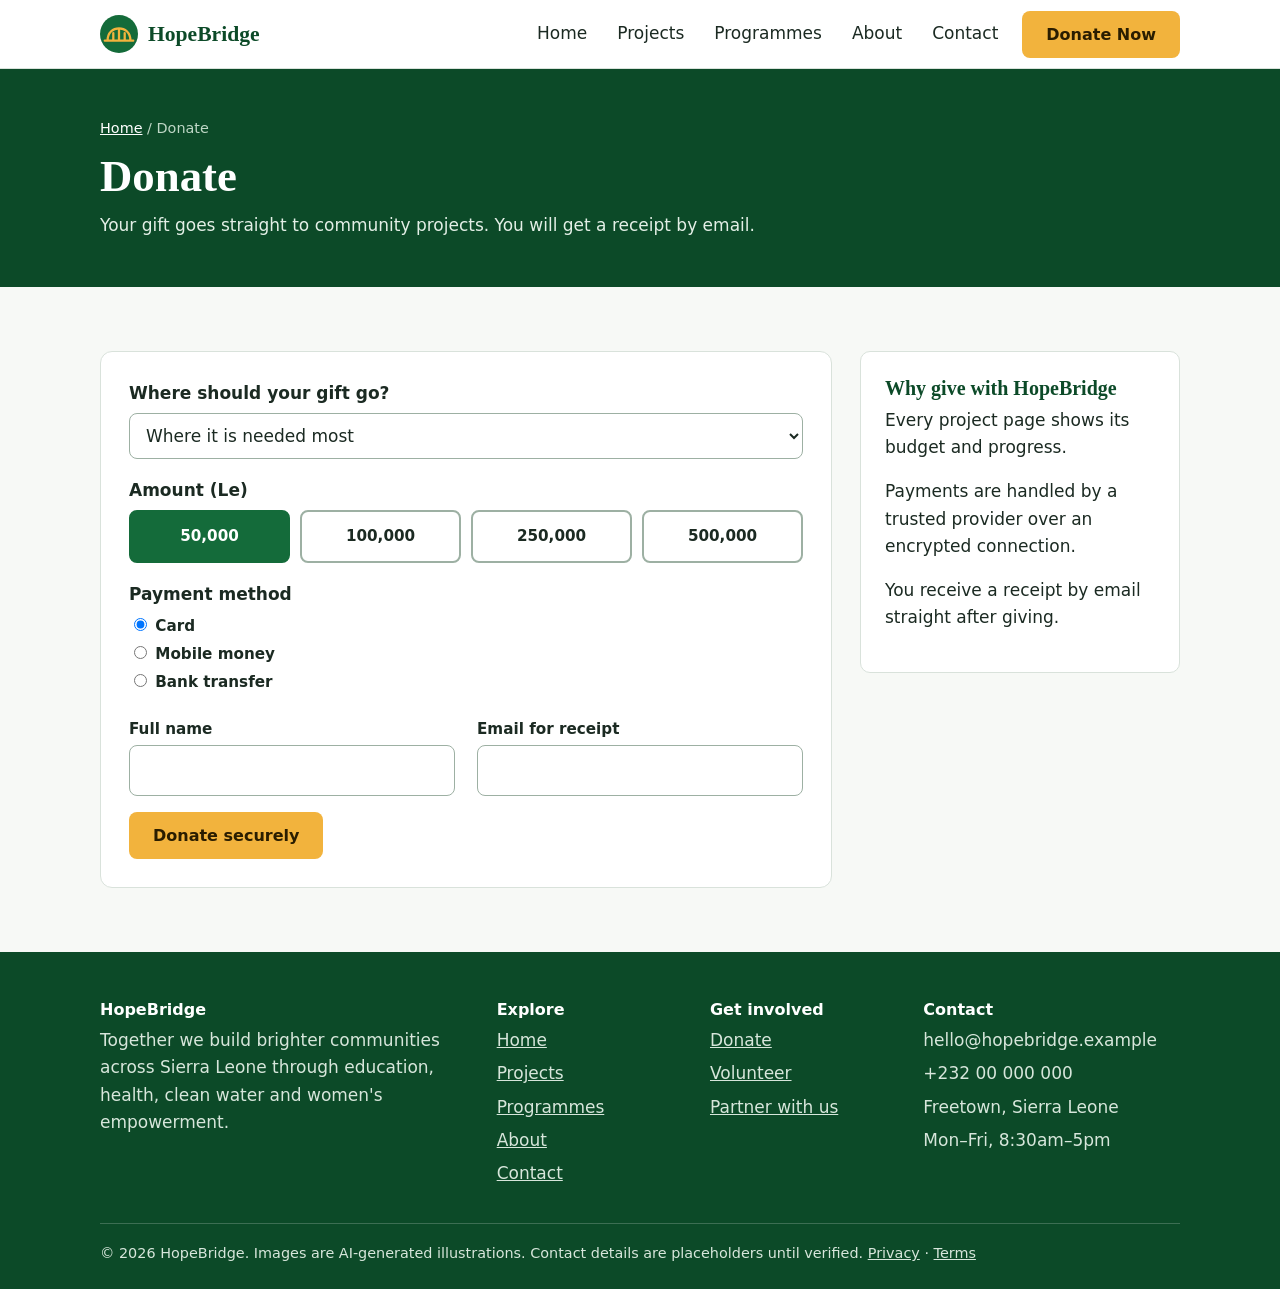
<file: donate.html>
<!DOCTYPE html>
<html lang="en">

<head>
    <meta charset="utf-8">
    <meta name="viewport" content="width=device-width,initial-scale=1">
    <title>Donate | HopeBridge</title>
    <meta name="description"
        content="HopeBridge builds brighter communities in Sierra Leone through education, health, clean water and women empowerment.">
    <link rel="stylesheet" href="style.css">
</head>

<body>
    <a class="skip" href="#main">Skip to content</a>
    <header class="site">
        <div class="wrap bar">
            <a class="logo" href="index.html" aria-label="HopeBridge home"><svg viewBox="0 0 40 40" aria-hidden="true">
                    <circle cx="20" cy="20" r="20" fill="#146B3A" />
                    <path d="M5 27h30M8 27c0-9 6-13 12-13s12 4 12 13M14 27v-8M20 27V14M26 27v-8" stroke="#F2B33D"
                        stroke-width="2.4" fill="none" stroke-linecap="round" />
                </svg>HopeBridge</a>
            <input type="checkbox" id="menu" class="menu-toggle" aria-label="Open menu"><label for="menu" class="burger"
                aria-hidden="true"><span></span></label>
            <nav aria-label="Main">
                <ul>
                    <li><a href="index.html">Home</a></li>
                    <li><a href="projects.html">Projects</a></li>
                    <li><a href="programmes.html">Programmes</a></li>
                    <li><a href="about.html">About</a></li>
                    <li><a href="contact.html">Contact</a></li>
                    <li><a class="btn btn-donate" href="donate.html">Donate Now</a></li>
                </ul>
            </nav>
        </div>
    </header>
    <main id="main">
        <div class="page-head">
            <div class="wrap">
                <div class="crumbs"><a href="index.html">Home</a> / Donate</div>
                <h1>Donate</h1>
                <p>Your gift goes straight to community projects. You will get a receipt by email.</p>
            </div>
        </div>
        <section class="block">
            <div class="wrap layout" style="grid-template-columns:1fr 320px">
                <form class="formcard" action="thank-you.html" method="get">
                    <fieldset>
                        <legend>Where should your gift go?</legend><select name="project" aria-label="Project">
                            <option>Where it is needed most</option>
                            <option>Girls' School Library</option>
                            <option>Community Borehole</option>
                            <option>Mobile Health Clinic</option>
                            <option>Market Women's Savings Group</option>
                        </select>
                    </fieldset>
                    <fieldset>
                        <legend>Amount (Le)</legend>
                        <div class="amounts"><input type="radio" id="d1" name="amt" value="50000" checked><label
                                for="d1">50,000</label><input type="radio" id="d2" name="amt" value="100000"><label
                                for="d2">100,000</label><input type="radio" id="d3" name="amt" value="250000"><label
                                for="d3">250,000</label><input type="radio" id="d4" name="amt" value="500000"><label
                                for="d4">500,000</label></div>
                    </fieldset>
                    <fieldset>
                        <legend>Payment method</legend><label><input type="radio" name="pay" style="width:auto" checked>
                            Card</label><label><input type="radio" name="pay" style="width:auto"> Mobile
                            money</label><label><input type="radio" name="pay" style="width:auto"> Bank transfer</label>
                    </fieldset>
                    <div class="grid g2">
                        <div><label for="dn">Full name</label><input id="dn" name="name" required></div>
                        <div><label for="de">Email for receipt</label><input id="de" name="email" type="email" required>
                        </div>
                    </div>
                    <button class="btn btn-donate" type="submit">Donate securely</button>
                </form>
                <aside class="card">
                    <h3>Why give with HopeBridge</h3>
                    <p>Every project page shows its budget and progress.</p>
                    <p>Payments are handled by a trusted provider over an encrypted connection.</p>
                    <p>You receive a receipt by email straight after giving.</p>
                </aside>
            </div>
        </section>
    </main>
    <footer class="site">
        <div class="wrap">
            <div class="fgrid">
                <div>
                    <h3>HopeBridge</h3>
                    <p>Together we build brighter communities across Sierra Leone through education, health, clean water
                        and women's empowerment.</p>
                </div>
                <div>
                    <h3>Explore</h3>
                    <ul>
                        <li><a href="index.html">Home</a></li>
                        <li><a href="projects.html">Projects</a></li>
                        <li><a href="programmes.html">Programmes</a></li>
                        <li><a href="about.html">About</a></li>
                        <li><a href="contact.html">Contact</a></li>
                    </ul>
                </div>
                <div>
                    <h3>Get involved</h3>
                    <ul>
                        <li><a href="donate.html">Donate</a></li>
                        <li><a href="get-involved.html">Volunteer</a></li>
                        <li><a href="contact.html">Partner with us</a></li>
                    </ul>
                </div>
                <div>
                    <h3>Contact</h3>
                    <ul>
                        <li>hello@hopebridge.example</li>
                        <li>+232 00 000 000</li>
                        <li>Freetown, Sierra Leone</li>
                        <li>Mon–Fri, 8:30am–5pm</li>
                    </ul>
                </div>
            </div>
            <div class="copy">© 2026 HopeBridge. Images are AI-generated illustrations. Contact details are placeholders
                until verified. <a href="#main">Privacy</a> · <a href="#main">Terms</a></div>
        </div>
    </footer>
</body>

</html>
</file>
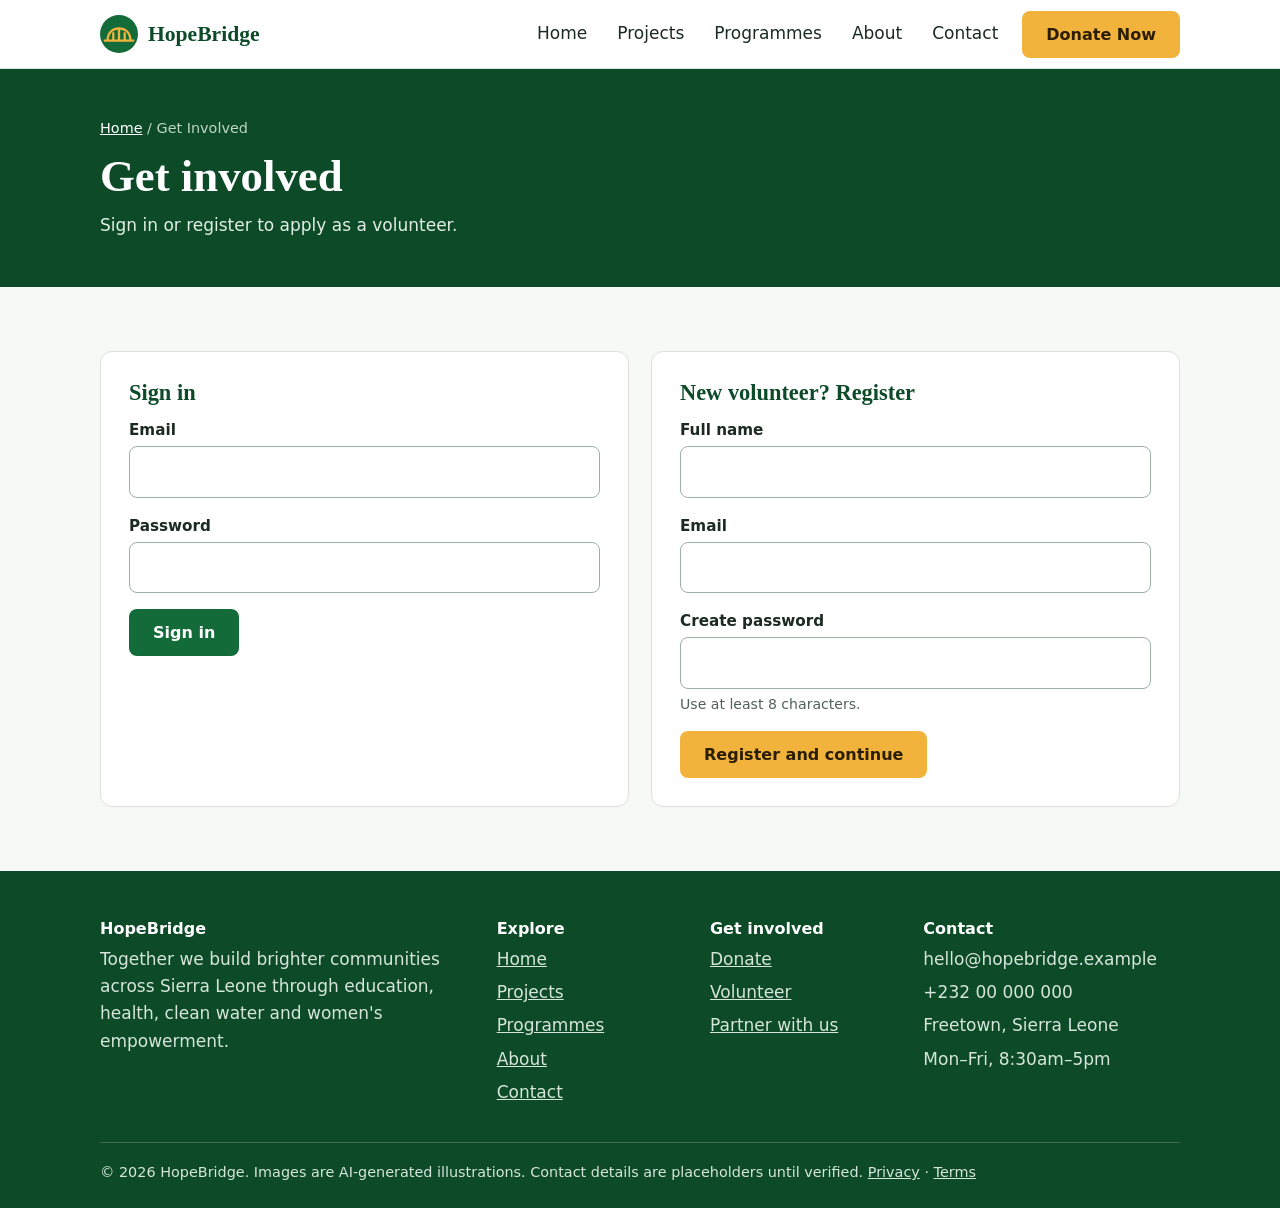
<file: get-involved.html>
<!DOCTYPE html>
<html lang="en">

<head>
    <meta charset="utf-8">
    <meta name="viewport" content="width=device-width,initial-scale=1">
    <title>Get Involved | HopeBridge</title>
    <meta name="description"
        content="HopeBridge builds brighter communities in Sierra Leone through education, health, clean water and women empowerment.">
    <link rel="stylesheet" href="style.css">
</head>

<body>
    <a class="skip" href="#main">Skip to content</a>
    <header class="site">
        <div class="wrap bar">
            <a class="logo" href="index.html" aria-label="HopeBridge home"><svg viewBox="0 0 40 40" aria-hidden="true">
                    <circle cx="20" cy="20" r="20" fill="#146B3A" />
                    <path d="M5 27h30M8 27c0-9 6-13 12-13s12 4 12 13M14 27v-8M20 27V14M26 27v-8" stroke="#F2B33D"
                        stroke-width="2.4" fill="none" stroke-linecap="round" />
                </svg>HopeBridge</a>
            <input type="checkbox" id="menu" class="menu-toggle" aria-label="Open menu"><label for="menu" class="burger"
                aria-hidden="true"><span></span></label>
            <nav aria-label="Main">
                <ul>
                    <li><a href="index.html">Home</a></li>
                    <li><a href="projects.html">Projects</a></li>
                    <li><a href="programmes.html">Programmes</a></li>
                    <li><a href="about.html">About</a></li>
                    <li><a href="contact.html">Contact</a></li>
                    <li><a class="btn btn-donate" href="donate.html">Donate Now</a></li>
                </ul>
            </nav>
        </div>
    </header>
    <main id="main">
        <div class="page-head">
            <div class="wrap">
                <div class="crumbs"><a href="index.html">Home</a> / Get Involved</div>
                <h1>Get involved</h1>
                <p>Sign in or register to apply as a volunteer.</p>
            </div>
        </div>
        <section class="block">
            <div class="wrap grid g2">
                <form class="formcard" action="dashboard.html" method="get">
                    <h2 style="font-size:1.4rem">Sign in</h2>
                    <div style="margin-bottom:16px"><label for="le">Email</label><input id="le" name="email"
                            type="email" required></div>
                    <div style="margin-bottom:16px"><label for="lp">Password</label><input id="lp" name="password"
                            type="password" required></div><button class="btn btn-green" type="submit">Sign in</button>
                </form>
                <form class="formcard" action="apply.html" method="get">
                    <h2 style="font-size:1.4rem">New volunteer? Register</h2>
                    <div style="margin-bottom:16px"><label for="rn">Full name</label><input id="rn" name="name"
                            required></div>
                    <div style="margin-bottom:16px"><label for="re">Email</label><input id="re" name="email"
                            type="email" required></div>
                    <div style="margin-bottom:16px"><label for="rp">Create password</label><input id="rp"
                            name="password" type="password" required>
                        <p class="hint">Use at least 8 characters.</p>
                    </div><button class="btn btn-donate" type="submit">Register and continue</button>
                </form>
            </div>
        </section>
    </main>
    <footer class="site">
        <div class="wrap">
            <div class="fgrid">
                <div>
                    <h3>HopeBridge</h3>
                    <p>Together we build brighter communities across Sierra Leone through education, health, clean water
                        and women's empowerment.</p>
                </div>
                <div>
                    <h3>Explore</h3>
                    <ul>
                        <li><a href="index.html">Home</a></li>
                        <li><a href="projects.html">Projects</a></li>
                        <li><a href="programmes.html">Programmes</a></li>
                        <li><a href="about.html">About</a></li>
                        <li><a href="contact.html">Contact</a></li>
                    </ul>
                </div>
                <div>
                    <h3>Get involved</h3>
                    <ul>
                        <li><a href="donate.html">Donate</a></li>
                        <li><a href="get-involved.html">Volunteer</a></li>
                        <li><a href="contact.html">Partner with us</a></li>
                    </ul>
                </div>
                <div>
                    <h3>Contact</h3>
                    <ul>
                        <li>hello@hopebridge.example</li>
                        <li>+232 00 000 000</li>
                        <li>Freetown, Sierra Leone</li>
                        <li>Mon–Fri, 8:30am–5pm</li>
                    </ul>
                </div>
            </div>
            <div class="copy">© 2026 HopeBridge. Images are AI-generated illustrations. Contact details are placeholders
                until verified. <a href="#main">Privacy</a> · <a href="#main">Terms</a></div>
        </div>
    </footer>
</body>

</html>
</file>
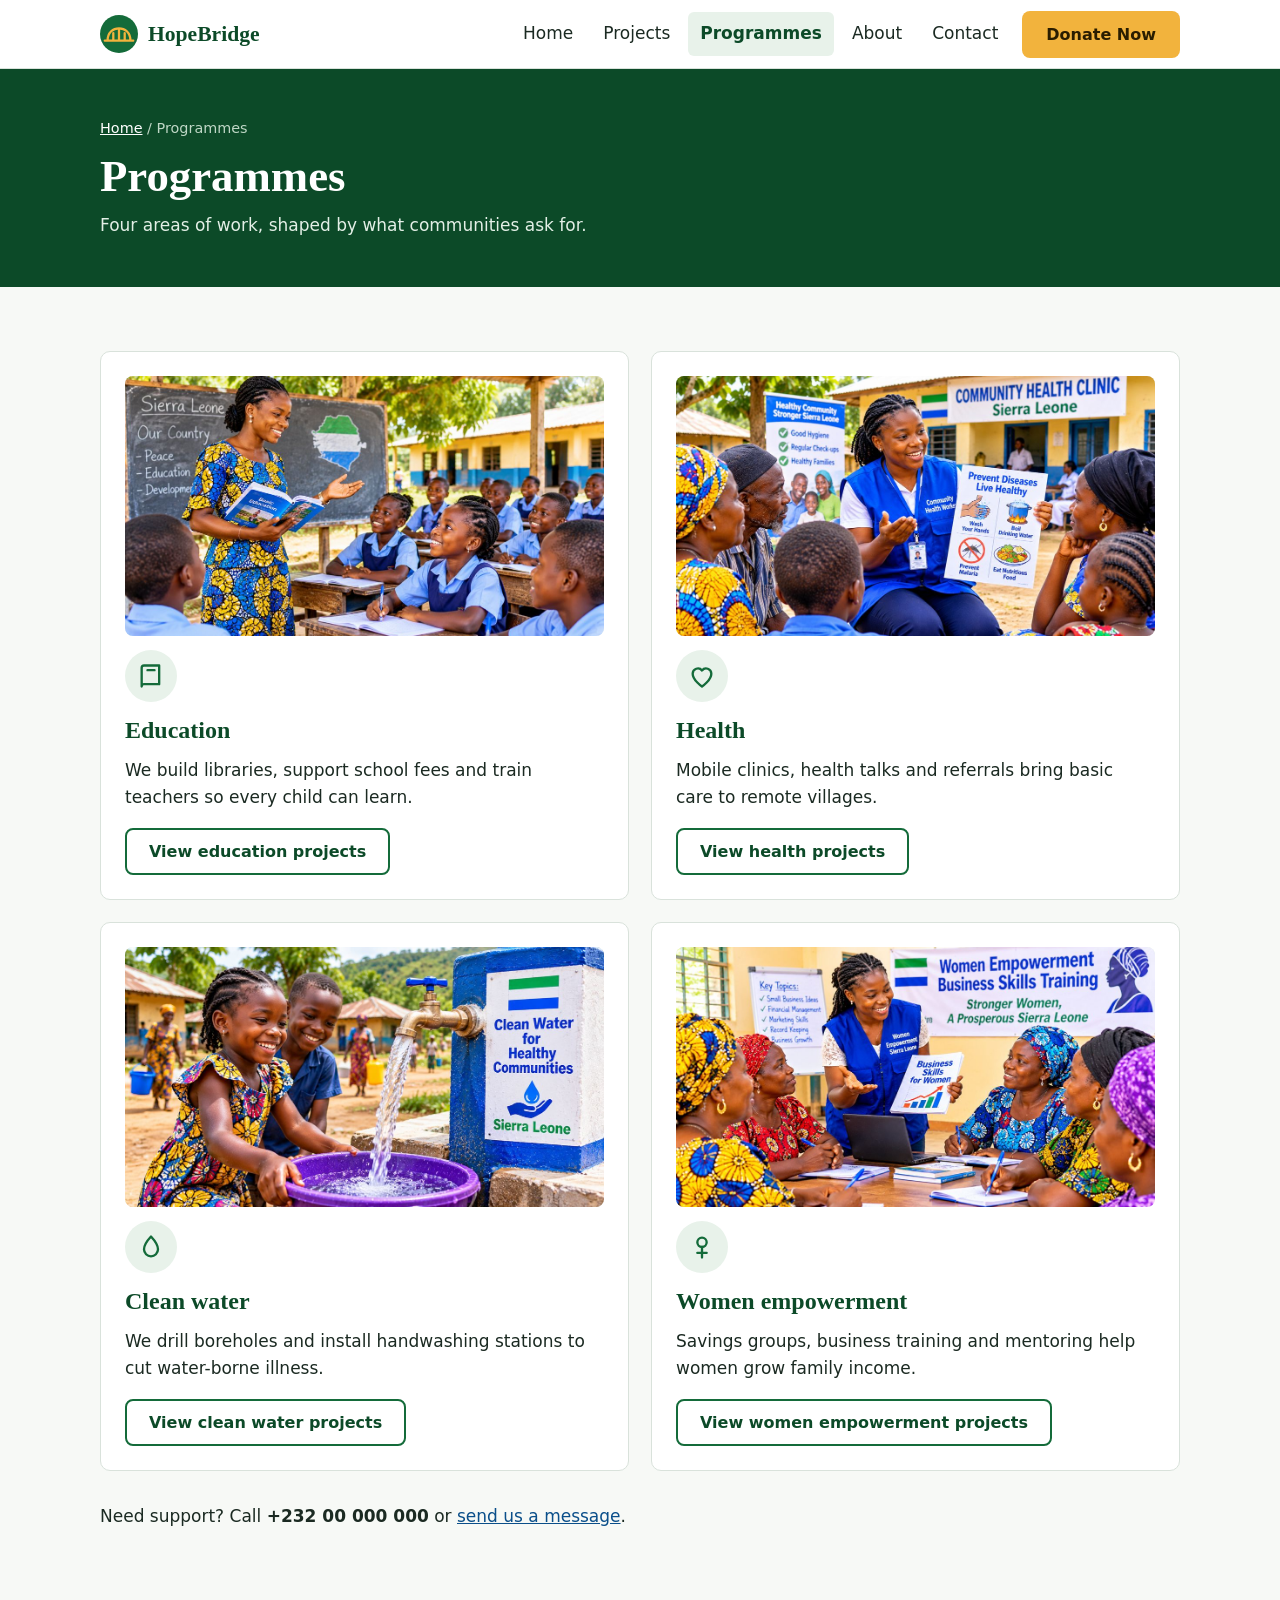
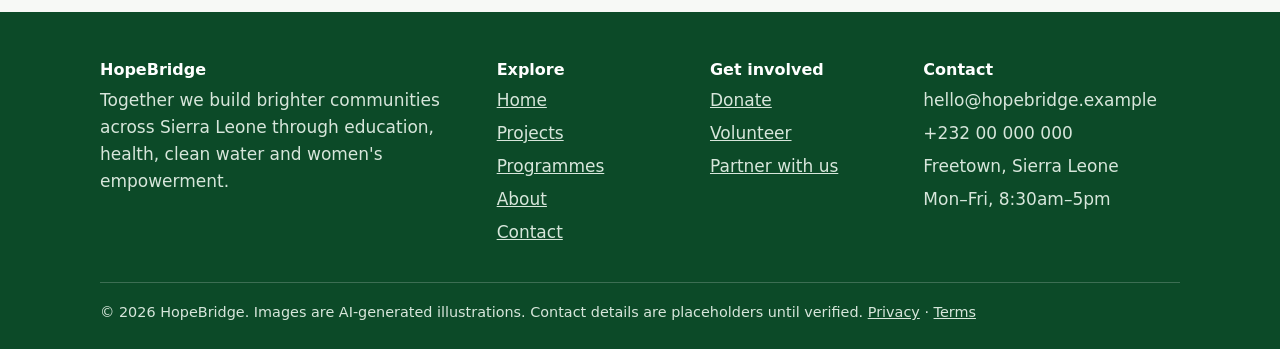
<file: programmes.html>
<!DOCTYPE html>
<html lang="en">

<head>
    <meta charset="utf-8">
    <meta name="viewport" content="width=device-width,initial-scale=1">
    <title>Programmes | HopeBridge</title>
    <meta name="description"
        content="HopeBridge builds brighter communities in Sierra Leone through education, health, clean water and women empowerment.">
    <link rel="stylesheet" href="style.css">
</head>

<body>
    <a class="skip" href="#main">Skip to content</a>
    <header class="site">
        <div class="wrap bar">
            <a class="logo" href="index.html" aria-label="HopeBridge home"><svg viewBox="0 0 40 40" aria-hidden="true">
                    <circle cx="20" cy="20" r="20" fill="#146B3A" />
                    <path d="M5 27h30M8 27c0-9 6-13 12-13s12 4 12 13M14 27v-8M20 27V14M26 27v-8" stroke="#F2B33D"
                        stroke-width="2.4" fill="none" stroke-linecap="round" />
                </svg>HopeBridge</a>
            <input type="checkbox" id="menu" class="menu-toggle" aria-label="Open menu"><label for="menu" class="burger"
                aria-hidden="true"><span></span></label>
            <nav aria-label="Main">
                <ul>
                    <li><a href="index.html">Home</a></li>
                    <li><a href="projects.html">Projects</a></li>
                    <li><a href="programmes.html" aria-current="page">Programmes</a></li>
                    <li><a href="about.html">About</a></li>
                    <li><a href="contact.html">Contact</a></li>
                    <li><a class="btn btn-donate" href="donate.html">Donate Now</a></li>
                </ul>
            </nav>
        </div>
    </header>
    <main id="main">
        <div class="page-head">
            <div class="wrap">
                <div class="crumbs"><a href="index.html">Home</a> / Programmes</div>
                <h1>Programmes</h1>
                <p>Four areas of work, shaped by what communities ask for.</p>
            </div>
        </div>
        <section class="block">
            <div class="wrap">
                <div class="grid g2">
                    <article class="card"><img class="pimg-img tall" src="images/programme-education.jpg"
                            alt="A teacher with a textbook smiling at students in an open-air classroom" width="1100"
                            height="619" loading="lazy">
                        <div class="ico"><svg viewBox="0 0 24 24" aria-hidden="true">
                                <path d="M4 5a2 2 0 012-2h13v16H6a2 2 0 00-2 2zM4 21V5M9 7h6" />
                            </svg></div>
                        <h2 style="font-size:1.5rem">Education</h2>
                        <p>We build libraries, support school fees and train teachers so every child can learn.</p><a
                            class="btn btn-line" href="projects.html">View education projects</a>
                    </article>
                    <article class="card"><img class="pimg-img tall" src="images/programme-health.jpg"
                            alt="A community health worker explaining disease prevention to villagers outside a clinic"
                            width="1100" height="619" loading="lazy">
                        <div class="ico"><svg viewBox="0 0 24 24" aria-hidden="true">
                                <path d="M12 21s-8-5.5-8-11a4.5 4.5 0 018-2.8A4.5 4.5 0 0120 10c0 5.500-8 11-8 11z" />
                            </svg></div>
                        <h2 style="font-size:1.5rem">Health</h2>
                        <p>Mobile clinics, health talks and referrals bring basic care to remote villages.</p><a
                            class="btn btn-line" href="projects.html">View health projects</a>
                    </article>
                    <article class="card"><img class="pimg-img tall" src="images/programme-water.jpg"
                            alt="Two children laughing as clean water flows from a village tap" width="1100"
                            height="619" loading="lazy">
                        <div class="ico"><svg viewBox="0 0 24 24" aria-hidden="true">
                                <path d="M12 3s6 6.500 6 11a6 6 0 01-12 0c0-4.500 6-11 6-11z" />
                            </svg></div>
                        <h2 style="font-size:1.5rem">Clean water</h2>
                        <p>We drill boreholes and install handwashing stations to cut water-borne illness.</p><a
                            class="btn btn-line" href="projects.html">View clean water projects</a>
                    </article>
                    <article class="card"><img class="pimg-img tall" src="images/programme-women.jpg"
                            alt="A trainer teaching business skills to a group of women around a table" width="1100"
                            height="619" loading="lazy">
                        <div class="ico"><svg viewBox="0 0 24 24" aria-hidden="true">
                                <circle cx="12" cy="8" r="4" />
                                <path d="M12 12v9M8 17h8" />
                            </svg></div>
                        <h2 style="font-size:1.5rem">Women empowerment</h2>
                        <p>Savings groups, business training and mentoring help women grow family income.</p><a
                            class="btn btn-line" href="projects.html">View women empowerment projects</a>
                    </article>
                </div>
                <p style="margin-top:32px">Need support? Call <b>+232 00 000 000</b> or <a href="contact.html">send us a
                        message</a>.</p>
            </div>
        </section>
    </main>
    <footer class="site">
        <div class="wrap">
            <div class="fgrid">
                <div>
                    <h3>HopeBridge</h3>
                    <p>Together we build brighter communities across Sierra Leone through education, health, clean water
                        and women's empowerment.</p>
                </div>
                <div>
                    <h3>Explore</h3>
                    <ul>
                        <li><a href="index.html">Home</a></li>
                        <li><a href="projects.html">Projects</a></li>
                        <li><a href="programmes.html">Programmes</a></li>
                        <li><a href="about.html">About</a></li>
                        <li><a href="contact.html">Contact</a></li>
                    </ul>
                </div>
                <div>
                    <h3>Get involved</h3>
                    <ul>
                        <li><a href="donate.html">Donate</a></li>
                        <li><a href="get-involved.html">Volunteer</a></li>
                        <li><a href="contact.html">Partner with us</a></li>
                    </ul>
                </div>
                <div>
                    <h3>Contact</h3>
                    <ul>
                        <li>hello@hopebridge.example</li>
                        <li>+232 00 000 000</li>
                        <li>Freetown, Sierra Leone</li>
                        <li>Mon–Fri, 8:30am–5pm</li>
                    </ul>
                </div>
            </div>
            <div class="copy">© 2026 HopeBridge. Images are AI-generated illustrations. Contact details are placeholders
                until verified. <a href="#main">Privacy</a> · <a href="#main">Terms</a></div>
        </div>
    </footer>
</body>

</html>
</file>
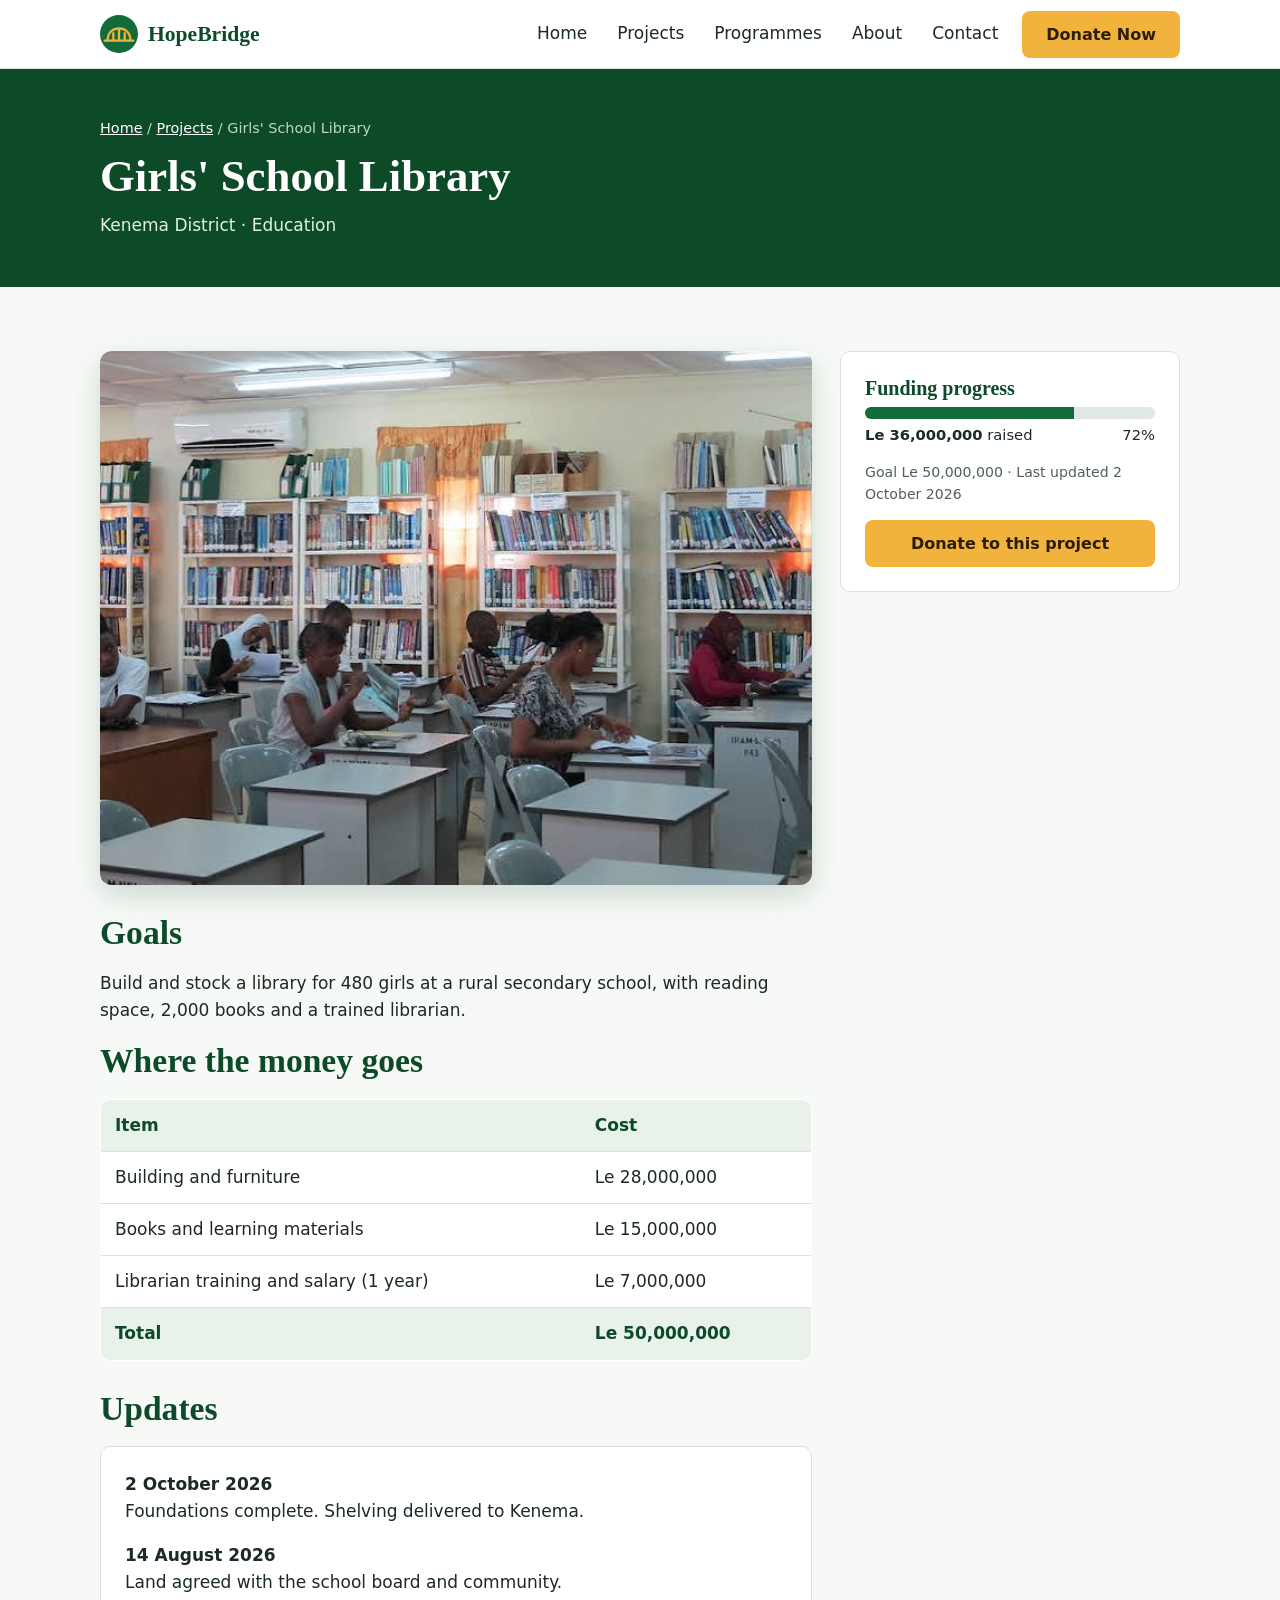
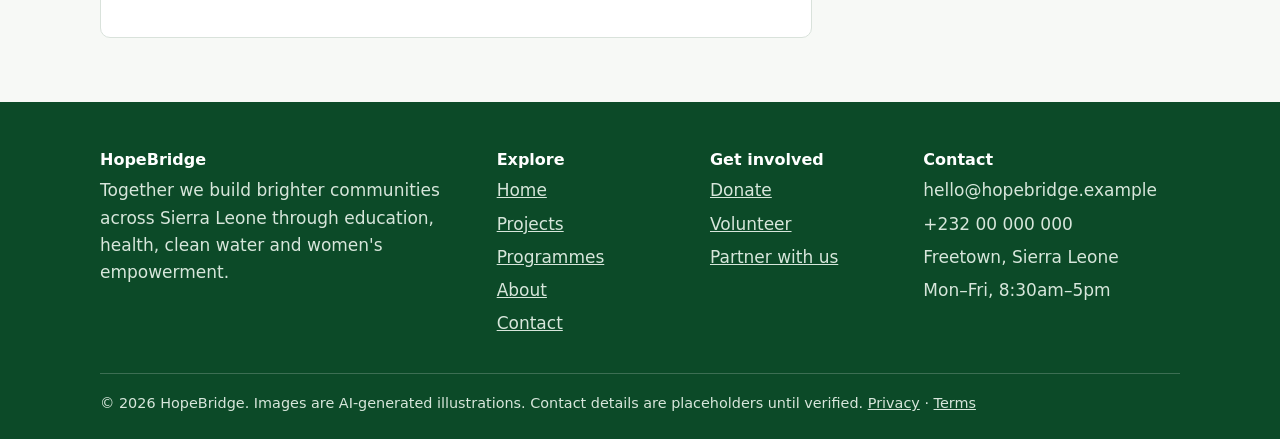
<file: project-details.html>
<!DOCTYPE html>
<html lang="en">

<head>
    <meta charset="utf-8">
    <meta name="viewport" content="width=device-width,initial-scale=1">
    <title>Girls' School Library | HopeBridge</title>
    <meta name="description"
        content="HopeBridge builds brighter communities in Sierra Leone through education, health, clean water and women empowerment.">
    <link rel="stylesheet" href="style.css">
</head>

<body>
    <a class="skip" href="#main">Skip to content</a>
    <header class="site">
        <div class="wrap bar">
            <a class="logo" href="index.html" aria-label="HopeBridge home"><svg viewBox="0 0 40 40" aria-hidden="true">
                    <circle cx="20" cy="20" r="20" fill="#146B3A" />
                    <path d="M5 27h30M8 27c0-9 6-13 12-13s12 4 12 13M14 27v-8M20 27V14M26 27v-8" stroke="#F2B33D"
                        stroke-width="2.4" fill="none" stroke-linecap="round" />
                </svg>HopeBridge</a>
            <input type="checkbox" id="menu" class="menu-toggle" aria-label="Open menu"><label for="menu" class="burger"
                aria-hidden="true"><span></span></label>
            <nav aria-label="Main">
                <ul>
                    <li><a href="index.html">Home</a></li>
                    <li><a href="projects.html">Projects</a></li>
                    <li><a href="programmes.html">Programmes</a></li>
                    <li><a href="about.html">About</a></li>
                    <li><a href="contact.html">Contact</a></li>
                    <li><a class="btn btn-donate" href="donate.html">Donate Now</a></li>
                </ul>
            </nav>
        </div>
    </header>
    <main id="main">
        <div class="page-head">
            <div class="wrap">
                <div class="crumbs"><a href="index.html">Home</a> / <a href='projects.html'>Projects</a> / Girls' School
                    Library</div>
                <h1>Girls' School Library</h1>
                <p>Kenema District · Education</p>
            </div>
        </div>
        <section class="block">
            <div class="wrap layout" style="grid-template-columns:1fr 340px">
                <div>
                    <img class="photo-img" src="images/girls-school-library.jpg"
                        alt="Illustration of the girls' school library">
                    <h2 style="margin-top:28px">Goals</h2>
                    <p>Build and stock a library for 480 girls at a rural secondary school, with reading space, 2,000
                        books and a trained librarian.</p>
                    <h2>Where the money goes</h2>
                    <div class="tablewrap">
                        <table>
                            <tr>
                                <th>Item</th>
                                <th>Cost</th>
                            </tr>
                            <tr>
                                <td>Building and furniture</td>
                                <td>Le 28,000,000</td>
                            </tr>
                            <tr>
                                <td>Books and learning materials</td>
                                <td>Le 15,000,000</td>
                            </tr>
                            <tr>
                                <td>Librarian training and salary (1 year)</td>
                                <td>Le 7,000,000</td>
                            </tr>
                            <tr>
                                <th>Total</th>
                                <th>Le 50,000,000</th>
                            </tr>
                        </table>
                    </div>
                    <h2 style="margin-top:28px">Updates</h2>
                    <div class="card"><strong>2 October 2026</strong>
                        <p>Foundations complete. Shelving delivered to Kenema.</p><strong>14 August 2026</strong>
                        <p>Land agreed with the school board and community.</p>
                    </div>
                </div>
                <aside class="card" style="position:sticky;top:90px">
                    <h3>Funding progress</h3><progress max="100" value="72" aria-label="72% funded">72%</progress>
                    <div class="funds"><span><b>Le 36,000,000</b> raised</span><span>72%</span></div>
                    <p class="hint">Goal Le 50,000,000 · Last updated 2 October 2026</p><a class="btn btn-donate"
                        style="width:100%" href="donate.html">Donate to this project</a>
                </aside>
            </div>
        </section>
    </main>
    <footer class="site">
        <div class="wrap">
            <div class="fgrid">
                <div>
                    <h3>HopeBridge</h3>
                    <p>Together we build brighter communities across Sierra Leone through education, health, clean water
                        and women's empowerment.</p>
                </div>
                <div>
                    <h3>Explore</h3>
                    <ul>
                        <li><a href="index.html">Home</a></li>
                        <li><a href="projects.html">Projects</a></li>
                        <li><a href="programmes.html">Programmes</a></li>
                        <li><a href="about.html">About</a></li>
                        <li><a href="contact.html">Contact</a></li>
                    </ul>
                </div>
                <div>
                    <h3>Get involved</h3>
                    <ul>
                        <li><a href="donate.html">Donate</a></li>
                        <li><a href="get-involved.html">Volunteer</a></li>
                        <li><a href="contact.html">Partner with us</a></li>
                    </ul>
                </div>
                <div>
                    <h3>Contact</h3>
                    <ul>
                        <li>hello@hopebridge.example</li>
                        <li>+232 00 000 000</li>
                        <li>Freetown, Sierra Leone</li>
                        <li>Mon–Fri, 8:30am–5pm</li>
                    </ul>
                </div>
            </div>
            <div class="copy">© 2026 HopeBridge. Images are AI-generated illustrations. Contact details are placeholders
                until verified. <a href="#main">Privacy</a> · <a href="#main">Terms</a></div>
        </div>
    </footer>
</body>

</html>
</file>
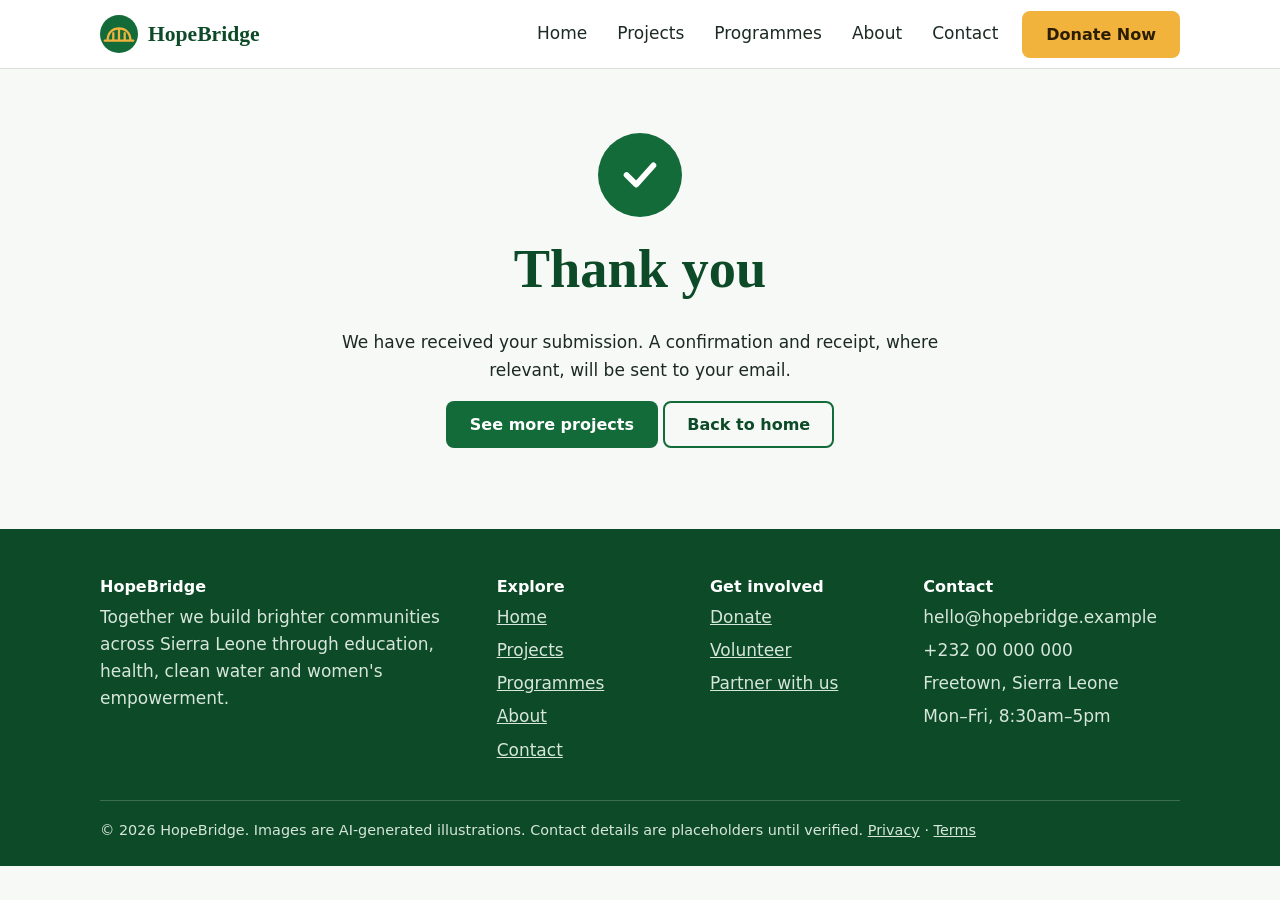
<file: thank-you.html>
<!DOCTYPE html>
<html lang="en">

<head>
    <meta charset="utf-8">
    <meta name="viewport" content="width=device-width,initial-scale=1">
    <title>Thank you | HopeBridge</title>
    <meta name="description"
        content="HopeBridge builds brighter communities in Sierra Leone through education, health, clean water and women empowerment.">
    <link rel="stylesheet" href="style.css">
</head>

<body>
    <a class="skip" href="#main">Skip to content</a>
    <header class="site">
        <div class="wrap bar">
            <a class="logo" href="index.html" aria-label="HopeBridge home"><svg viewBox="0 0 40 40" aria-hidden="true">
                    <circle cx="20" cy="20" r="20" fill="#146B3A" />
                    <path d="M5 27h30M8 27c0-9 6-13 12-13s12 4 12 13M14 27v-8M20 27V14M26 27v-8" stroke="#F2B33D"
                        stroke-width="2.4" fill="none" stroke-linecap="round" />
                </svg>HopeBridge</a>
            <input type="checkbox" id="menu" class="menu-toggle" aria-label="Open menu"><label for="menu" class="burger"
                aria-hidden="true"><span></span></label>
            <nav aria-label="Main">
                <ul>
                    <li><a href="index.html">Home</a></li>
                    <li><a href="projects.html">Projects</a></li>
                    <li><a href="programmes.html">Programmes</a></li>
                    <li><a href="about.html">About</a></li>
                    <li><a href="contact.html">Contact</a></li>
                    <li><a class="btn btn-donate" href="donate.html">Donate Now</a></li>
                </ul>
            </nav>
        </div>
    </header>
    <main id="main">
        <section class="block">
            <div class="wrap thanks">
                <div class="check"><svg viewBox="0 0 24 24">
                        <path d="M5 12l5 5 9-10" />
                    </svg></div>
                <h1>Thank you</h1>
                <p style="margin-inline:auto">We have received your submission. A confirmation and receipt, where
                    relevant, will be sent to your email.</p>
                <p><a class="btn btn-green" href="projects.html">See more projects</a> <a class="btn btn-line"
                        href="index.html">Back to home</a></p>
            </div>
        </section>
    </main>
    <footer class="site">
        <div class="wrap">
            <div class="fgrid">
                <div>
                    <h3>HopeBridge</h3>
                    <p>Together we build brighter communities across Sierra Leone through education, health, clean water
                        and women's empowerment.</p>
                </div>
                <div>
                    <h3>Explore</h3>
                    <ul>
                        <li><a href="index.html">Home</a></li>
                        <li><a href="projects.html">Projects</a></li>
                        <li><a href="programmes.html">Programmes</a></li>
                        <li><a href="about.html">About</a></li>
                        <li><a href="contact.html">Contact</a></li>
                    </ul>
                </div>
                <div>
                    <h3>Get involved</h3>
                    <ul>
                        <li><a href="donate.html">Donate</a></li>
                        <li><a href="get-involved.html">Volunteer</a></li>
                        <li><a href="contact.html">Partner with us</a></li>
                    </ul>
                </div>
                <div>
                    <h3>Contact</h3>
                    <ul>
                        <li>hello@hopebridge.example</li>
                        <li>+232 00 000 000</li>
                        <li>Freetown, Sierra Leone</li>
                        <li>Mon–Fri, 8:30am–5pm</li>
                    </ul>
                </div>
            </div>
            <div class="copy">© 2026 HopeBridge. Images are AI-generated illustrations. Contact details are placeholders
                until verified. <a href="#main">Privacy</a> · <a href="#main">Terms</a></div>
        </div>
    </footer>
</body>

</html>
</file>
<file: style.css>
:root {
    --green: #146B3A;
    --green-d: #0C4A28;
    --blue: #0B4F8A;
    --gold: #F2B33D;
    --ink: #1B2A22;
    --muted: #51605A;
    --bg: #F7F9F6;
    --card: #fff;
    --line: #D9E2DB;
    --tint: #E8F2EA;
    --serif: Georgia, "Times New Roman", serif;
    --sans: system-ui, -apple-system, "Segoe UI", Roboto, Arial, sans-serif
}

* {
    box-sizing: border-box
}

html {
    scroll-behavior: smooth
}

body {
    margin: 0;
    font: 17px/1.6 var(--sans);
    color: var(--ink);
    background: var(--bg)
}

img,
svg {
    max-width: 100%
}

a {
    color: var(--blue)
}

h1,
h2,
h3 {
    font-family: var(--serif);
    line-height: 1.2;
    margin: 0 0 .5em;
    color: var(--green-d)
}

h1 {
    font-size: clamp(2.1rem, 5vw, 3.4rem)
}

h2 {
    font-size: clamp(1.6rem, 3vw, 2.1rem)
}

h3 {
    font-size: 1.25rem
}

p {
    margin: 0 0 1em;
    max-width: 68ch
}

:focus-visible {
    outline: 3px solid var(--gold);
    outline-offset: 2px
}

.wrap {
    max-width: 1120px;
    margin: 0 auto;
    padding: 0 20px
}

.skip {
    position: absolute;
    left: -999px
}

.skip:focus {
    left: 10px;
    top: 10px;
    background: #fff;
    padding: 8px;
    z-index: 99
}

/* header */
header.site {
    background: #fff;
    border-bottom: 1px solid var(--line);
    position: sticky;
    top: 0;
    z-index: 10
}

.bar {
    display: flex;
    align-items: center;
    justify-content: space-between;
    gap: 16px;
    min-height: 68px
}

.logo {
    display: flex;
    align-items: center;
    gap: 10px;
    font: 700 1.35rem var(--serif);
    color: var(--green-d);
    text-decoration: none
}

.logo svg {
    width: 38px;
    height: 38px
}

nav ul {
    display: flex;
    gap: 6px;
    list-style: none;
    margin: 0;
    padding: 0;
    align-items: center
}

nav a {
    display: block;
    padding: 8px 12px;
    color: var(--ink);
    text-decoration: none;
    border-radius: 6px;
    font-weight: 500
}

nav a:hover,
nav a[aria-current] {
    background: var(--tint);
    color: var(--green-d)
}

nav a[aria-current] {
    font-weight: 700
}

.menu-toggle,
.burger {
    display: none
}

.btn {
    display: inline-block;
    padding: 12px 22px;
    border-radius: 8px;
    font-weight: 700;
    text-decoration: none;
    border: 2px solid transparent;
    cursor: pointer;
    font: 700 1rem var(--sans);
    text-align: center
}

.btn-donate {
    background: var(--gold);
    color: #2A1D00
}

.btn-donate:hover {
    background: #E4A324
}

.btn-green {
    background: var(--green);
    color: #fff
}

.btn-green:hover {
    background: var(--green-d)
}

.btn-line {
    border-color: var(--green);
    color: var(--green-d);
    background: transparent
}

.btn-line:hover {
    background: var(--tint)
}

nav a.btn-donate {
    color: #2A1D00;
    margin-left: 6px
}

/* hero */
.hero {
    background: var(--green-d);
    color: #fff;
    position: relative;
    overflow: hidden;
    padding: 72px 0 120px
}

.hero h1 {
    color: #fff;
    max-width: 14ch
}

.hero p {
    font-size: 1.15rem;
    color: #E3EFE6
}

.hero .cta {
    display: flex;
    flex-wrap: wrap;
    gap: 12px;
    margin-top: 24px
}

.hero .btn-line {
    border-color: #fff;
    color: #fff
}

.hero .btn-line:hover {
    background: rgba(255, 255, 255, .12)
}

.hero-art {
    position: absolute;
    right: -40px;
    bottom: 0;
    width: min(640px, 70%);
    opacity: .9;
    pointer-events: none
}

.hero-text {
    position: relative;
    max-width: 560px
}

.page-head {
    background: var(--green-d);
    color: #fff;
    padding: 48px 0
}

.page-head h1 {
    color: #fff;
    margin: 0 0 8px;
    font-size: clamp(1.9rem, 4vw, 2.8rem)
}

.page-head p {
    color: #E3EFE6;
    margin: 0
}

.crumbs {
    font-size: .9rem;
    margin-bottom: 10px;
    color: #BFD7C6
}

.crumbs a {
    color: #fff
}

/* sections */
section.block {
    padding: 64px 0
}

.alt {
    background: #fff;
    border-block: 1px solid var(--line)
}

.lead {
    font-size: 1.1rem;
    color: var(--muted)
}

.grid {
    display: grid;
    gap: 22px
}

.g2 {
    grid-template-columns: repeat(2, 1fr)
}

.g3 {
    grid-template-columns: repeat(3, 1fr)
}

.g4 {
    grid-template-columns: repeat(4, 1fr)
}

.card {
    background: var(--card);
    border: 1px solid var(--line);
    border-radius: 10px;
    padding: 24px
}

.card h3 {
    margin-bottom: .35em
}

.ico {
    width: 52px;
    height: 52px;
    border-radius: 50%;
    background: var(--tint);
    display: grid;
    place-items: center;
    margin-bottom: 14px
}

.ico svg {
    width: 28px;
    height: 28px;
    stroke: var(--green);
    fill: none;
    stroke-width: 2;
    stroke-linecap: round;
    stroke-linejoin: round
}

/* search */
.search {
    background: #fff;
    border: 1px solid var(--line);
    border-radius: 12px;
    padding: 22px;
    margin-top: -64px;
    position: relative;
    box-shadow: 0 8px 24px rgba(12, 74, 40, .12)
}

.search form {
    display: grid;
    grid-template-columns: repeat(3, 1fr) auto;
    gap: 14px;
    align-items: end
}

label {
    display: block;
    font-weight: 600;
    margin-bottom: 4px;
    font-size: .95rem
}

input,
select,
textarea {
    width: 100%;
    padding: 11px 12px;
    border: 1.5px solid #9DB0A3;
    border-radius: 8px;
    font: inherit;
    background: #fff;
    color: var(--ink)
}

textarea {
    min-height: 140px;
    resize: vertical
}

.hint {
    font-size: .88rem;
    color: var(--muted);
    margin-top: 4px
}

/* stats */
.stats {
    display: grid;
    grid-template-columns: repeat(4, 1fr);
    gap: 22px;
    text-align: center
}

.stats strong {
    display: block;
    font: 700 2.4rem var(--serif);
    color: var(--green)
}

.stats span {
    color: var(--muted)
}

/* projects */
.pimg {
    height: 150px;
    border-radius: 8px;
    margin-bottom: 14px;
    display: grid;
    place-items: center;
    background: linear-gradient(135deg, var(--green), var(--blue))
}

.pimg svg {
    width: 56px;
    height: 56px;
    stroke: #fff;
    fill: none;
    stroke-width: 1.8;
    stroke-linecap: round;
    stroke-linejoin: round;
    opacity: .9
}

.pimg.w {
    background: linear-gradient(135deg, #0B6FB0, #0B4F8A)
}

.pimg.h {
    background: linear-gradient(135deg, #B03A48, #7E2230)
}

.pimg.f {
    background: linear-gradient(135deg, #8A5A0B, #5E3D06)
}

.meta {
    color: var(--muted);
    font-size: .92rem;
    margin-bottom: 12px
}

.tag {
    display: inline-block;
    background: var(--tint);
    color: var(--green-d);
    font-size: .82rem;
    font-weight: 700;
    padding: 2px 10px;
    border-radius: 20px;
    margin-right: 6px
}

.tag.urgent {
    background: #FDEBC8;
    color: #6B4400
}

progress {
    width: 100%;
    height: 12px;
    border-radius: 6px;
    border: 0;
    background: #E1E8E3;
    overflow: hidden;
    display: block;
    margin: 6px 0 4px;
    appearance: none;
    -webkit-appearance: none
}

progress::-webkit-progress-bar {
    background: #E1E8E3
}

progress::-webkit-progress-value {
    background: var(--green)
}

progress::-moz-progress-bar {
    background: var(--green)
}

.funds {
    display: flex;
    justify-content: space-between;
    font-size: .92rem;
    margin-bottom: 14px
}

.row {
    display: grid;
    grid-template-columns: 200px 1fr auto;
    gap: 22px;
    align-items: center
}

.row .pimg {
    margin: 0;
    height: 130px
}

.layout {
    display: grid;
    grid-template-columns: 270px 1fr;
    gap: 28px;
    align-items: start
}

.filters {
    position: sticky;
    top: 90px
}

.filters label {
    margin-top: 14px
}

.list {
    display: grid;
    gap: 16px
}

.active {
    margin-bottom: 16px
}

/* about/steps */
.steps {
    counter-reset: s;
    list-style: none;
    padding: 0;
    display: grid;
    grid-template-columns: repeat(4, 1fr);
    gap: 22px
}

.steps li {
    counter-increment: s;
    background: #fff;
    border: 1px solid var(--line);
    border-radius: 10px;
    padding: 22px
}

.steps li::before {
    content: counter(s);
    display: grid;
    place-items: center;
    width: 34px;
    height: 34px;
    border-radius: 50%;
    background: var(--green);
    color: #fff;
    font-weight: 700;
    margin-bottom: 10px
}

.split {
    display: grid;
    grid-template-columns: 1fr 1fr;
    gap: 40px;
    align-items: center
}

.photo {
    aspect-ratio: 4/3;
    border-radius: 12px;
    background: linear-gradient(160deg, var(--blue), var(--green));
    display: grid;
    place-items: center
}

.photo svg {
    width: 45%;
    stroke: #fff;
    fill: none;
    stroke-width: 1.4;
    opacity: .85
}

/* forms */
.formcard {
    background: #fff;
    border: 1px solid var(--line);
    border-radius: 12px;
    padding: 28px
}

.formcard .grid {
    margin-bottom: 16px
}

.amounts {
    display: grid;
    grid-template-columns: repeat(4, 1fr);
    gap: 10px
}

.amounts input {
    position: absolute;
    opacity: 0;
    width: 0
}

.amounts label {
    border: 2px solid #9DB0A3;
    border-radius: 8px;
    text-align: center;
    padding: 12px 4px;
    margin: 0;
    cursor: pointer;
    font-weight: 700;
    background: #fff
}

.amounts input:checked+label {
    background: var(--green);
    border-color: var(--green);
    color: #fff
}

.amounts input:focus-visible+label {
    outline: 3px solid var(--gold)
}

fieldset {
    border: 0;
    padding: 0;
    margin: 0 0 18px
}

legend {
    font-weight: 600;
    margin-bottom: 6px;
    padding: 0
}

.notice {
    background: var(--tint);
    border-left: 5px solid var(--green);
    padding: 14px 18px;
    border-radius: 6px;
    margin-bottom: 18px
}

.contact-list {
    list-style: none;
    padding: 0;
    margin: 0
}

.contact-list li {
    display: flex;
    gap: 14px;
    margin-bottom: 18px
}

table {
    width: 100%;
    border-collapse: collapse;
    background: #fff;
    border: 1px solid var(--line);
    border-radius: 10px;
    overflow: hidden
}

th,
td {
    text-align: left;
    padding: 12px 14px;
    border-bottom: 1px solid var(--line)
}

th {
    background: var(--tint);
    color: var(--green-d)
}

.tablewrap {
    overflow-x: auto
}

.thanks {
    text-align: center;
    max-width: 640px;
    margin: 0 auto
}

.check {
    width: 84px;
    height: 84px;
    border-radius: 50%;
    background: var(--green);
    display: grid;
    place-items: center;
    margin: 0 auto 20px
}

.check svg {
    width: 46px;
    stroke: #fff;
    fill: none;
    stroke-width: 3;
    stroke-linecap: round;
    stroke-linejoin: round
}

.banner {
    background: var(--blue);
    color: #fff;
    border-radius: 14px;
    padding: 40px;
    display: flex;
    flex-wrap: wrap;
    gap: 20px;
    justify-content: space-between;
    align-items: center
}

.banner h2 {
    color: #fff;
    margin: 0
}

.banner p {
    margin: 0;
    color: #DCE9F5
}

footer.site {
    background: var(--green-d);
    color: #D7E6DB;
    padding: 48px 0 24px;
    margin-top: 0
}

footer.site h3 {
    color: #fff;
    font: 700 1rem var(--sans)
}

footer.site a {
    color: #D7E6DB
}

footer.site ul {
    list-style: none;
    padding: 0;
    margin: 0
}

footer.site li {
    margin-bottom: 6px
}

.fgrid {
    display: grid;
    grid-template-columns: 2fr 1fr 1fr 1.4fr;
    gap: 30px
}

.copy {
    border-top: 1px solid rgba(255, 255, 255, .2);
    margin-top: 30px;
    padding-top: 18px;
    font-size: .9rem
}

@media(max-width:900px) {

    .g3,
    .g4,
    .steps,
    .stats {
        grid-template-columns: repeat(2, 1fr)
    }

    .g2,
    .split,
    .layout {
        grid-template-columns: 1fr
    }

    .search form {
        grid-template-columns: 1fr 1fr
    }

    .fgrid {
        grid-template-columns: 1fr 1fr
    }

    .filters {
        position: static
    }

    .row {
        grid-template-columns: 1fr
    }

    .row .pimg {
        height: 110px
    }

    .burger {
        display: grid;
        place-items: center;
        width: 46px;
        height: 46px;
        border: 2px solid var(--green);
        border-radius: 8px;
        cursor: pointer;
        order: 3
    }

    .burger span,
    .burger span::before,
    .burger span::after {
        display: block;
        width: 22px;
        height: 2px;
        background: var(--green-d);
        position: relative;
        content: ""
    }

    .burger span::before {
        position: absolute;
        top: -7px
    }

    .burger span::after {
        position: absolute;
        top: 7px
    }

    nav {
        width: 100%;
        order: 4
    }

    .bar {
        flex-wrap: wrap;
        padding: 10px 0
    }

    nav ul {
        display: none;
        flex-direction: column;
        align-items: stretch;
        padding-bottom: 12px
    }

    .menu-toggle:checked~nav ul {
        display: flex
    }

    .menu-toggle {
        display: block;
        position: absolute;
        opacity: 0;
        width: 1px;
        height: 1px
    }

    .menu-toggle:focus-visible~.burger {
        outline: 3px solid var(--gold)
    }

    nav a.btn-donate {
        margin: 6px 0 0
    }

    .hero-art {
        opacity: .25
    }
}

@media(max-width:560px) {

    .g2,
    .g3,
    .g4,
    .steps,
    .stats,
    .fgrid,
    .search form {
        grid-template-columns: 1fr
    }

    .amounts {
        grid-template-columns: repeat(2, 1fr)
    }

    .hero {
        padding: 48px 0 100px
    }

    .banner {
        padding: 26px
    }
}

@media(prefers-reduced-motion:reduce) {
    html {
        scroll-behavior: auto
    }
}

.pimg-img {
    display: block;
    width: 100%;
    height: 170px;
    object-fit: cover;
    border-radius: 8px;
    margin-bottom: 14px;
    background: var(--tint)
}

.row .pimg-img {
    height: 130px;
    margin: 0
}

.photo-img {
    display: block;
    width: 100%;
    aspect-ratio: 4/3;
    object-fit: cover;
    border-radius: 12px
}

.pimg-img {
    object-position: center 30%
}

.pimg-img.tall {
    height: 260px
}

.photo-img {
    object-position: center 35%;
    box-shadow: 0 10px 28px rgba(12, 74, 40, .18)
}

.hero {
    background: linear-gradient(90deg, rgba(9, 52, 29, .94) 0%, rgba(9, 52, 29, .82) 42%, rgba(9, 52, 29, .25) 100%), url(images/hero.jpg) 70% 30%/cover no-repeat
}

.hero-art {
    display: none
}

.hero {
    padding: 96px 0 140px
}

@media(max-width:700px) {
    .hero {
        background: linear-gradient(rgba(9, 52, 29, .88), rgba(9, 52, 29, .82)), url(images/hero.jpg) 60% 30%/cover no-repeat
    }
}

.card .pimg-img {
    transition: none
}
</file>
